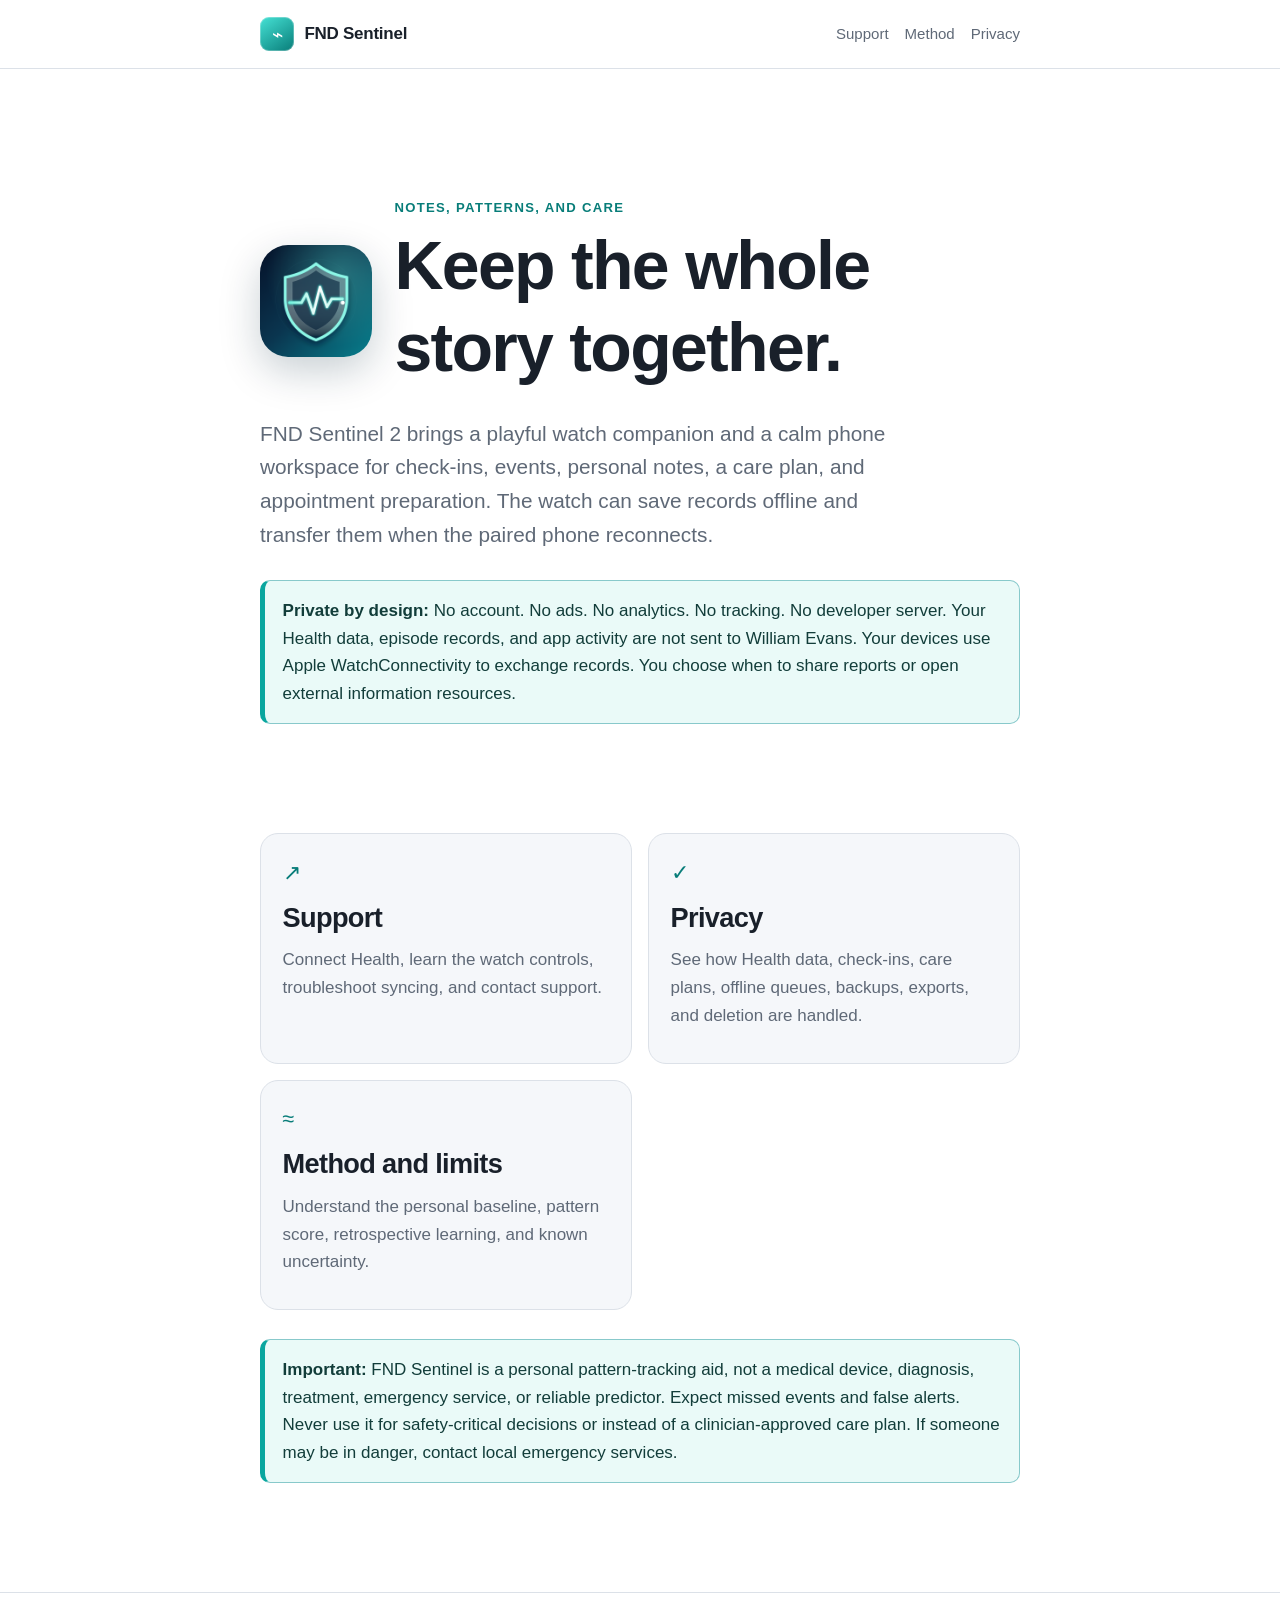
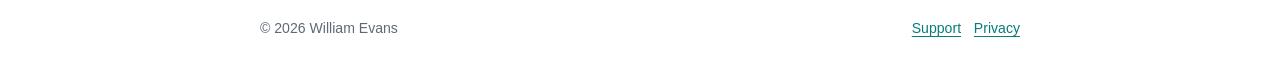
<file: index.html>
<!doctype html>
<html lang="en-US">
<head>
  <meta charset="utf-8">
  <meta name="viewport" content="width=device-width, initial-scale=1">
  <meta name="description" content="Official support and privacy information for FND Sentinel, a local-first Apple Watch pattern-tracking aid.">
  <meta name="theme-color" content="#06172f" media="(prefers-color-scheme: dark)">
  <meta name="theme-color" content="#ffffff" media="(prefers-color-scheme: light)">
  <title>FND Sentinel — Support and Privacy</title>
  <link rel="stylesheet" href="styles.css">
</head>
<body>
  <a class="skip-link" href="#main">Skip to content</a>
  <header class="site-header">
    <div class="header-inner">
      <a class="brand" href="index.html" aria-current="page">
        <span class="brand-mark" aria-hidden="true">⌁</span>
        <span>FND Sentinel</span>
      </a>
      <nav aria-label="Primary">
        <a href="support.html">Support</a>
        <a href="methodology.html">Method</a>
        <a href="privacy.html">Privacy</a>
      </nav>
    </div>
  </header>

  <main id="main">
    <section class="hero" aria-labelledby="hero-title">
      <div class="hero-lockup">
        <img class="app-icon" src="app-icon.png" alt="FND Sentinel shield and signal app icon">
        <div>
          <p class="eyebrow">Notes, patterns, and care</p>
          <h1 id="hero-title">Keep the whole story together.</h1>
        </div>
      </div>
      <p class="lede">FND Sentinel 2 brings a playful watch companion and a calm phone workspace for check-ins, events, personal notes, a care plan, and appointment preparation. The watch can save records offline and transfer them when the paired phone reconnects.</p>
      <div class="notice" role="note">
        <p><strong>Private by design:</strong> No account. No ads. No analytics. No tracking. No developer server. Your Health data, episode records, and app activity are not sent to William Evans. Your devices use Apple WatchConnectivity to exchange records. You choose when to share reports or open external information resources.</p>
      </div>
    </section>

    <section class="card-grid" aria-label="Resources">
      <a class="card" href="support.html">
        <span class="card-icon" aria-hidden="true">↗</span>
        <h2>Support</h2>
        <p>Connect Health, learn the watch controls, troubleshoot syncing, and contact support.</p>
      </a>
      <a class="card" href="privacy.html">
        <span class="card-icon" aria-hidden="true">✓</span>
        <h2>Privacy</h2>
        <p>See how Health data, check-ins, care plans, offline queues, backups, exports, and deletion are handled.</p>
      </a>
      <a class="card" href="methodology.html">
        <span class="card-icon" aria-hidden="true">≈</span>
        <h2>Method and limits</h2>
        <p>Understand the personal baseline, pattern score, retrospective learning, and known uncertainty.</p>
      </a>
    </section>

    <div class="notice" role="note">
      <p><strong>Important:</strong> FND Sentinel is a personal pattern-tracking aid, not a medical device, diagnosis, treatment, emergency service, or reliable predictor. Expect missed events and false alerts. Never use it for safety-critical decisions or instead of a clinician-approved care plan. If someone may be in danger, contact local emergency services.</p>
    </div>
  </main>

  <footer class="site-footer">
    <div class="footer-inner">
      <p>© 2026 William Evans</p>
      <div class="footer-links">
        <a href="support.html">Support</a>
        <a href="privacy.html">Privacy</a>
      </div>
    </div>
  </footer>
</body>
</html>
</file>
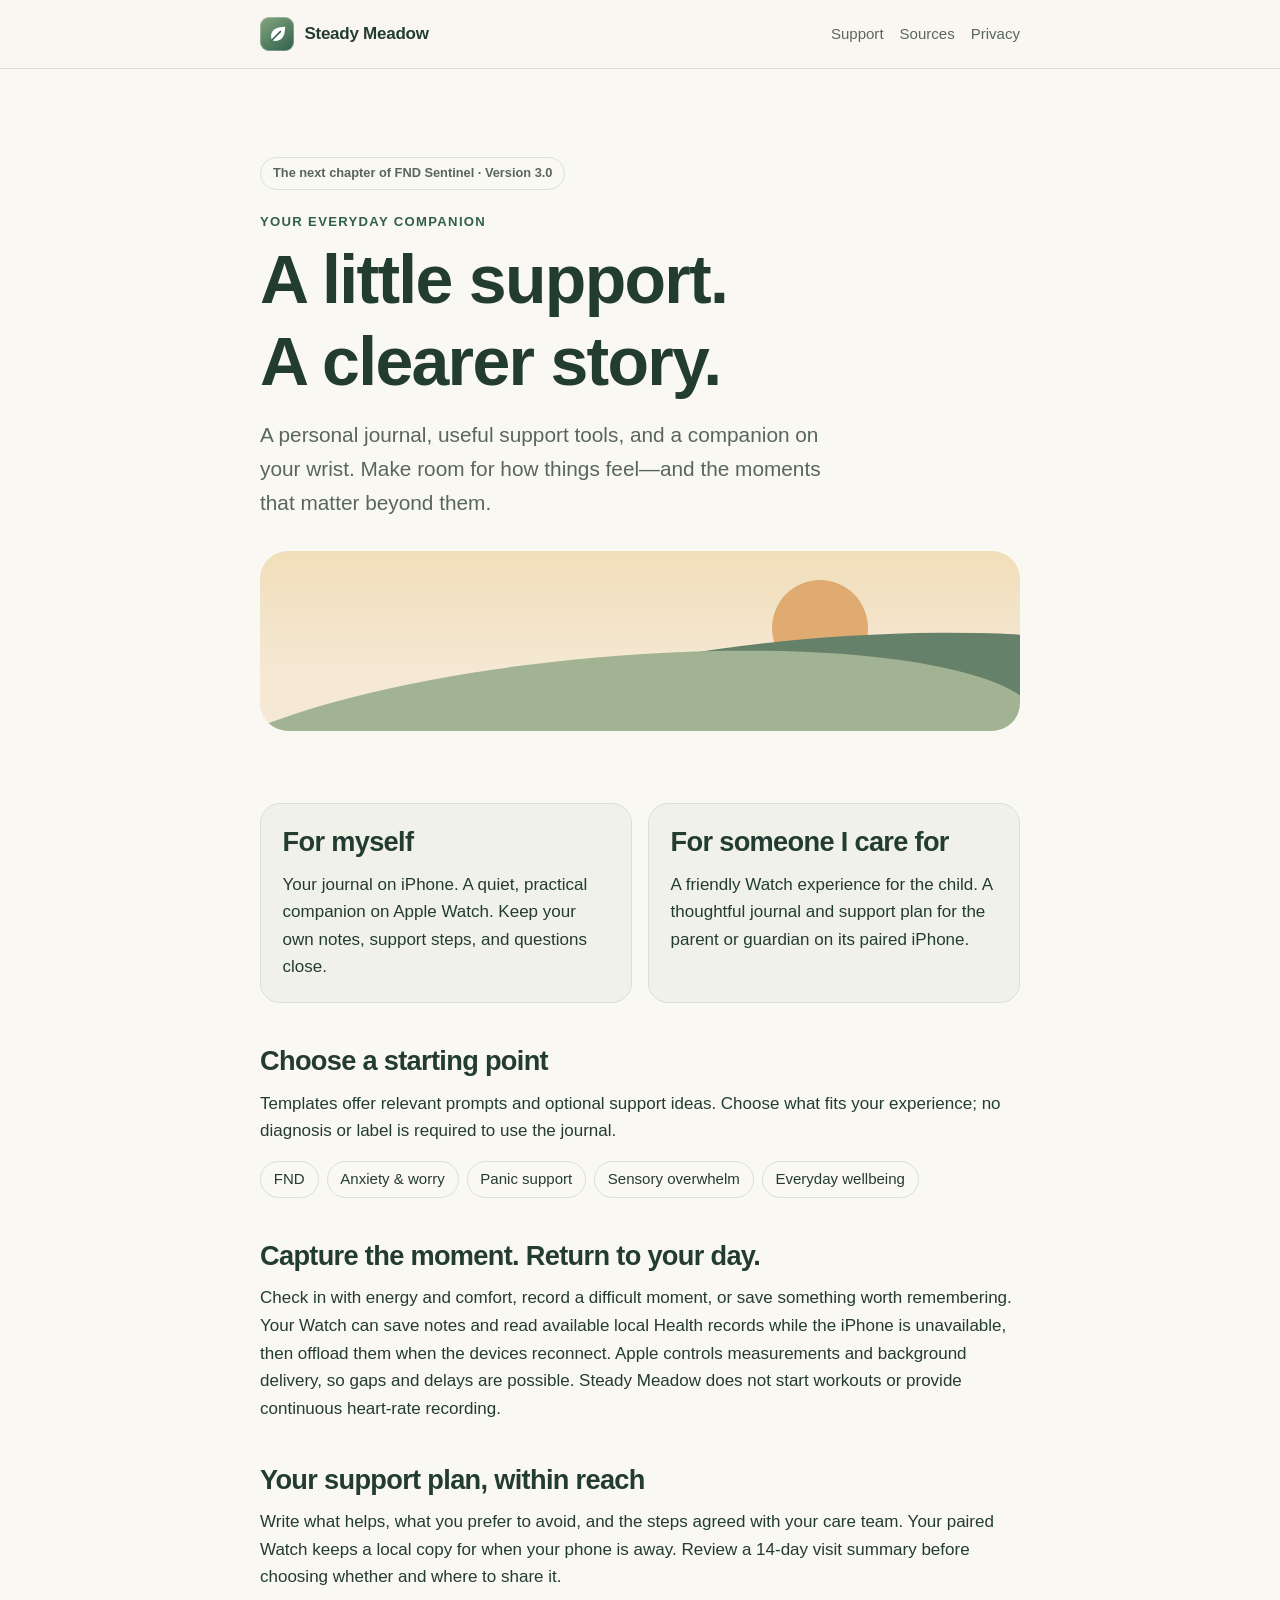
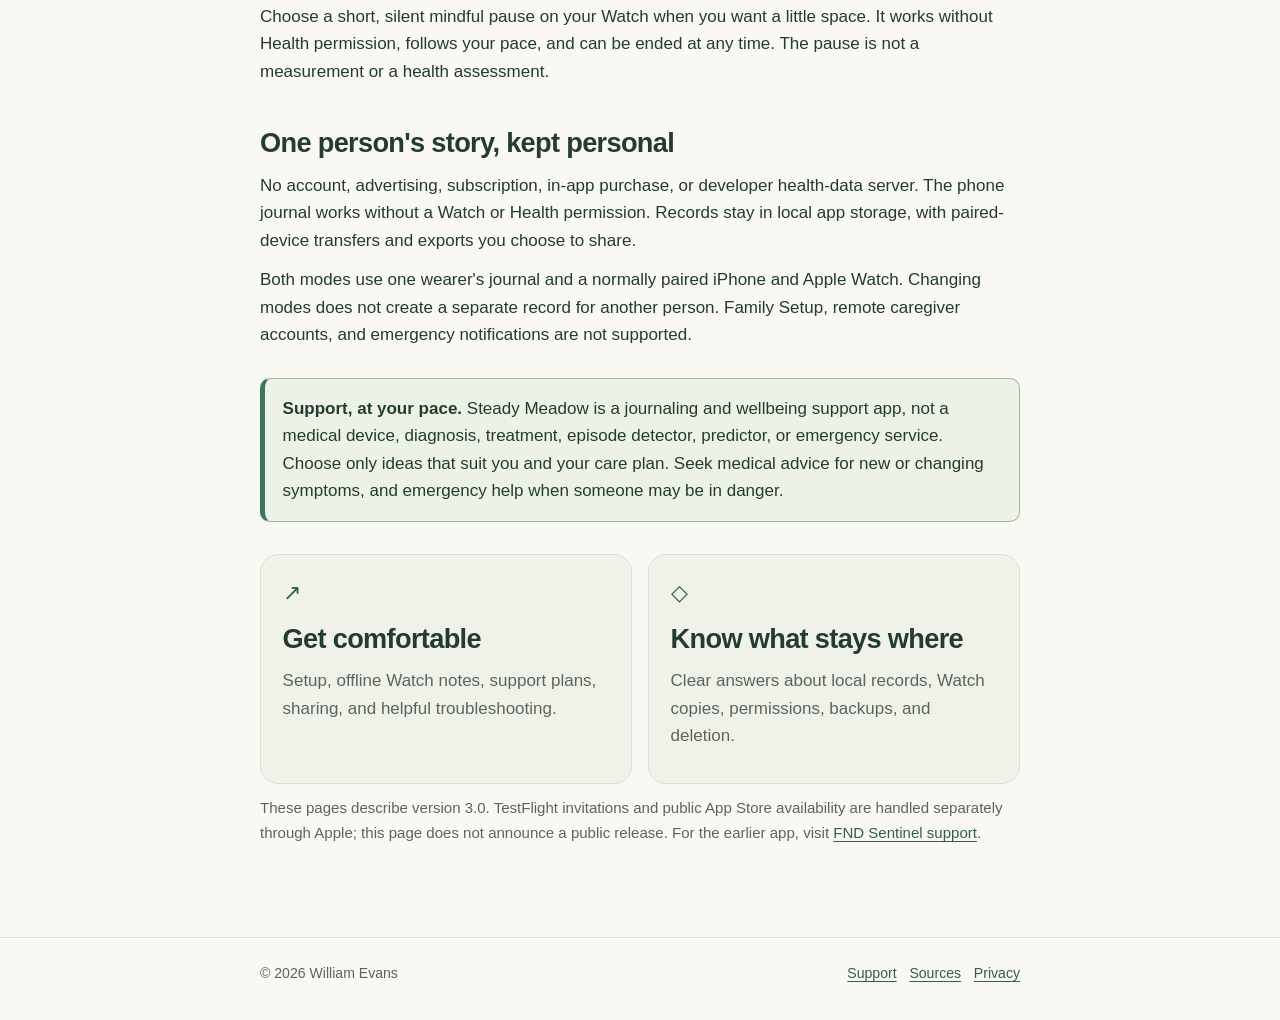
<file: meadow/index.html>
<!doctype html>
<html lang="en-US">
<head>
  <meta charset="utf-8">
  <meta name="viewport" content="width=device-width, initial-scale=1">
  <meta name="description" content="Steady Meadow brings a personal journal, support tools, and an offline-capable Apple Watch companion together for individuals and caregivers.">
  <meta name="theme-color" content="#faf8f2" media="(prefers-color-scheme: light)">
  <meta name="theme-color" content="#18241f" media="(prefers-color-scheme: dark)">
  <title>Steady Meadow — A little support. A clearer story.</title>
  <link rel="stylesheet" href="styles.css">
</head>
<body>
  <a class="skip-link" href="#main">Skip to content</a>
  <header class="site-header"><div class="header-inner">
    <a class="brand" href="index.html" aria-current="page"><span class="brand-mark" aria-hidden="true"><svg viewBox="0 0 24 24" fill="none"><path d="M6 18C3 8 10 4 20 4c0 10-4 17-14 14Z" fill="currentColor"/><path d="m6 18 9-9" stroke="#315f4b" stroke-width="1.6" stroke-linecap="round"/></svg></span><span>Steady Meadow</span></a>
    <nav aria-label="Primary"><a href="support.html">Support</a><a href="sources.html">Sources</a><a href="privacy.html">Privacy</a></nav>
  </div></header>

  <main id="main">
    <section class="hero" aria-labelledby="hero-title">
      <span class="version-tag">The next chapter of FND Sentinel · Version 3.0</span>
      <p class="eyebrow">Your everyday companion</p>
      <h1 id="hero-title">A little support.<br>A clearer story.</h1>
      <p class="lede">A personal journal, useful support tools, and a companion on your wrist. Make room for how things feel—and the moments that matter beyond them.</p>
      <div class="meadow-scene" aria-hidden="true"></div>
    </section>

    <div class="mode-grid">
      <section class="mode-panel" aria-labelledby="solo-title"><h2 id="solo-title">For myself</h2><p>Your journal on iPhone. A quiet, practical companion on Apple Watch. Keep your own notes, support steps, and questions close.</p></section>
      <section class="mode-panel" aria-labelledby="care-title"><h2 id="care-title">For someone I care for</h2><p>A friendly Watch experience for the child. A thoughtful journal and support plan for the parent or guardian on its paired iPhone.</p></section>
    </div>

    <h2>Choose a starting point</h2>
    <p>Templates offer relevant prompts and optional support ideas. Choose what fits your experience; no diagnosis or label is required to use the journal.</p>
    <ul class="template-list" aria-label="Available support templates"><li>FND</li><li>Anxiety &amp; worry</li><li>Panic support</li><li>Sensory overwhelm</li><li>Everyday wellbeing</li></ul>

    <h2>Capture the moment. Return to your day.</h2>
    <p>Check in with energy and comfort, record a difficult moment, or save something worth remembering. Your Watch can save notes and read available local Health records while the iPhone is unavailable, then offload them when the devices reconnect. Apple controls measurements and background delivery, so gaps and delays are possible. Steady Meadow does not start workouts or provide continuous heart-rate recording.</p>

    <h2>Your support plan, within reach</h2>
    <p>Write what helps, what you prefer to avoid, and the steps agreed with your care team. Your paired Watch keeps a local copy for when your phone is away. Review a 14-day visit summary before choosing whether and where to share it.</p>
    <p>Choose a short, silent mindful pause on your Watch when you want a little space. It works without Health permission, follows your pace, and can be ended at any time. The pause is not a measurement or a health assessment.</p>

    <h2>One person's story, kept personal</h2>
    <p>No account, advertising, subscription, in-app purchase, or developer health-data server. The phone journal works without a Watch or Health permission. Records stay in local app storage, with paired-device transfers and exports you choose to share.</p>
    <p>Both modes use one wearer's journal and a normally paired iPhone and Apple Watch. Changing modes does not create a separate record for another person. Family Setup, remote caregiver accounts, and emergency notifications are not supported.</p>

    <div class="notice" role="note"><p><strong>Support, at your pace.</strong> Steady Meadow is a journaling and wellbeing support app, not a medical device, diagnosis, treatment, episode detector, predictor, or emergency service. Choose only ideas that suit you and your care plan. Seek medical advice for new or changing symptoms, and emergency help when someone may be in danger.</p></div>

    <div class="card-grid">
      <a class="card" href="support.html"><span class="card-icon" aria-hidden="true">↗</span><h2>Get comfortable</h2><p>Setup, offline Watch notes, support plans, sharing, and helpful troubleshooting.</p></a>
      <a class="card" href="privacy.html"><span class="card-icon" aria-hidden="true">◇</span><h2>Know what stays where</h2><p>Clear answers about local records, Watch copies, permissions, backups, and deletion.</p></a>
    </div>
    <p class="meta">These pages describe version 3.0. TestFlight invitations and public App Store availability are handled separately through Apple; this page does not announce a public release. For the earlier app, visit <a href="../index.html">FND Sentinel support</a>.</p>
  </main>

  <footer class="site-footer"><div class="footer-inner"><p>© 2026 William Evans</p><div class="footer-links"><a href="support.html">Support</a><a href="sources.html">Sources</a><a href="privacy.html">Privacy</a></div></div></footer>
</body>
</html>
</file>
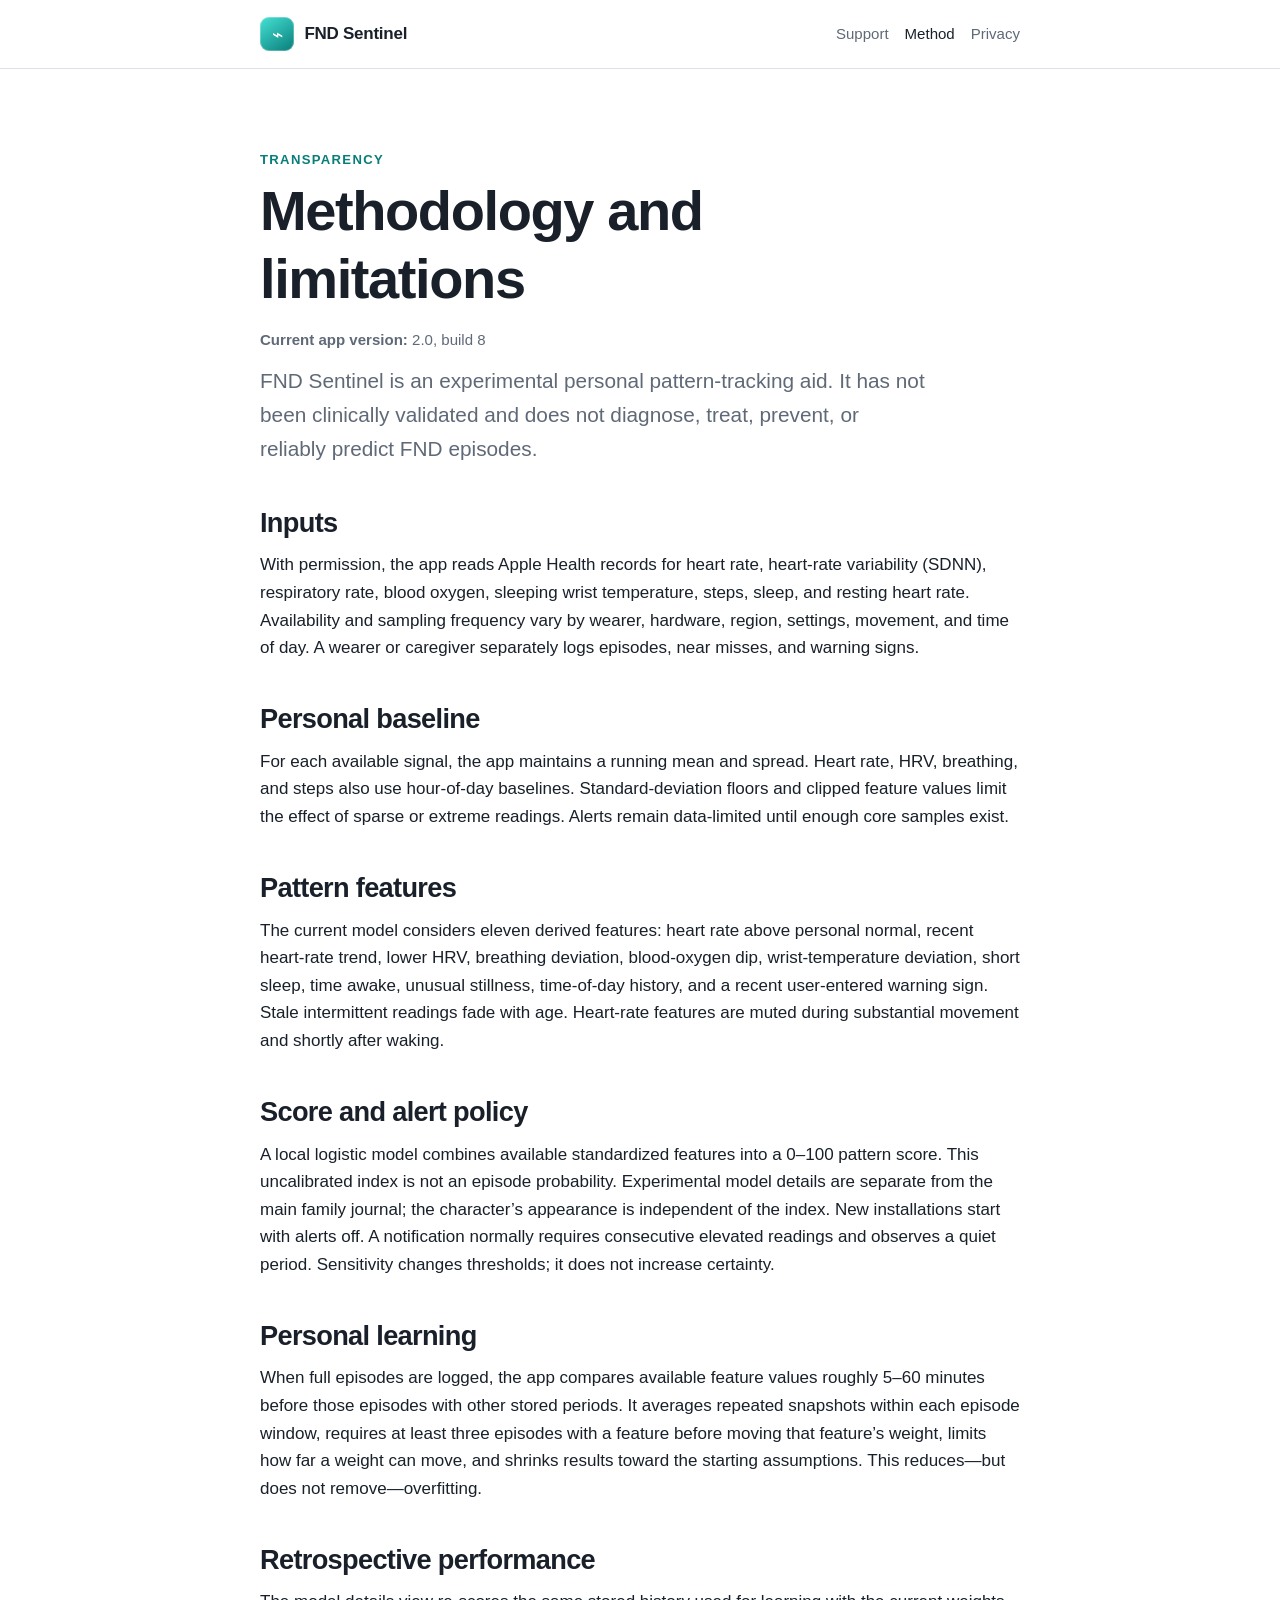
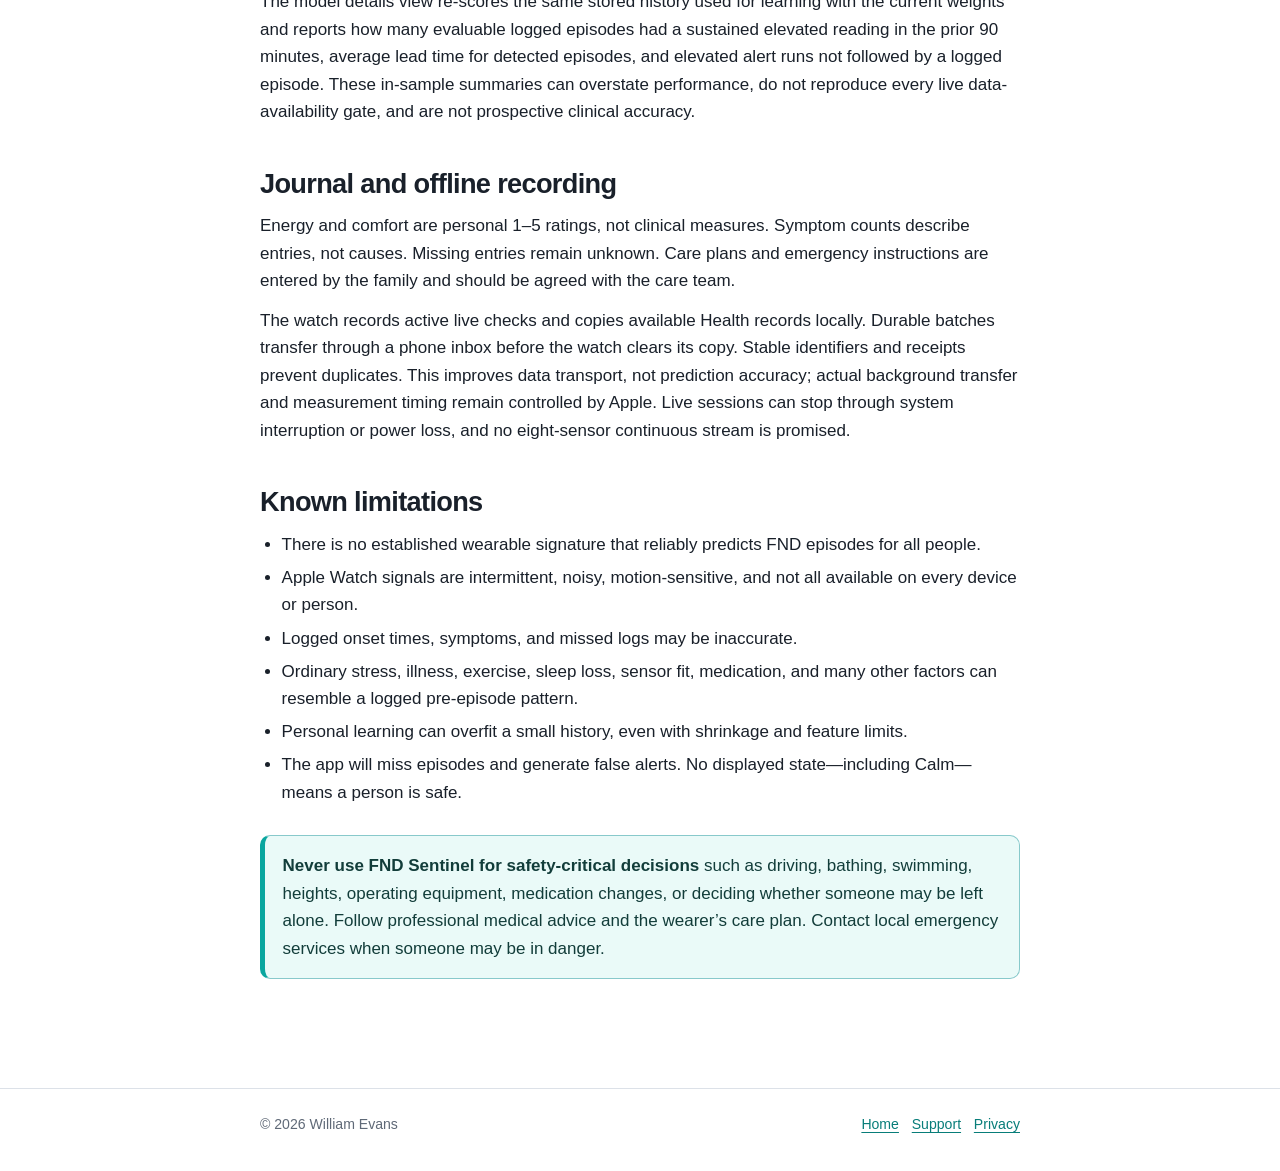
<file: methodology.html>
<!doctype html>
<html lang="en-US">
<head>
  <meta charset="utf-8">
  <meta name="viewport" content="width=device-width, initial-scale=1">
  <meta name="description" content="FND Sentinel methodology and limitations for personal baseline, signal features, episode logging, learning, and alerts.">
  <meta name="theme-color" content="#06172f" media="(prefers-color-scheme: dark)">
  <meta name="theme-color" content="#ffffff" media="(prefers-color-scheme: light)">
  <title>Methodology and Limitations — FND Sentinel</title>
  <link rel="stylesheet" href="styles.css">
</head>
<body>
  <a class="skip-link" href="#main">Skip to content</a>
  <header class="site-header">
    <div class="header-inner">
      <a class="brand" href="index.html"><span class="brand-mark" aria-hidden="true">⌁</span><span>FND Sentinel</span></a>
      <nav aria-label="Primary"><a href="support.html">Support</a><a href="methodology.html" aria-current="page">Method</a><a href="privacy.html">Privacy</a></nav>
    </div>
  </header>

  <main id="main">
    <p class="eyebrow">Transparency</p>
    <h1 class="page-title">Methodology and limitations</h1>
    <p class="meta"><strong>Current app version:</strong> 2.0, build 8</p>
    <p class="lede">FND Sentinel is an experimental personal pattern-tracking aid. It has not been clinically validated and does not diagnose, treat, prevent, or reliably predict FND episodes.</p>

    <h2>Inputs</h2>
    <p>With permission, the app reads Apple Health records for heart rate, heart-rate variability (SDNN), respiratory rate, blood oxygen, sleeping wrist temperature, steps, sleep, and resting heart rate. Availability and sampling frequency vary by wearer, hardware, region, settings, movement, and time of day. A wearer or caregiver separately logs episodes, near misses, and warning signs.</p>

    <h2>Personal baseline</h2>
    <p>For each available signal, the app maintains a running mean and spread. Heart rate, HRV, breathing, and steps also use hour-of-day baselines. Standard-deviation floors and clipped feature values limit the effect of sparse or extreme readings. Alerts remain data-limited until enough core samples exist.</p>

    <h2>Pattern features</h2>
    <p>The current model considers eleven derived features: heart rate above personal normal, recent heart-rate trend, lower HRV, breathing deviation, blood-oxygen dip, wrist-temperature deviation, short sleep, time awake, unusual stillness, time-of-day history, and a recent user-entered warning sign. Stale intermittent readings fade with age. Heart-rate features are muted during substantial movement and shortly after waking.</p>

    <h2>Score and alert policy</h2>
    <p>A local logistic model combines available standardized features into a 0–100 pattern score. This uncalibrated index is not an episode probability. Experimental model details are separate from the main family journal; the character’s appearance is independent of the index. New installations start with alerts off. A notification normally requires consecutive elevated readings and observes a quiet period. Sensitivity changes thresholds; it does not increase certainty.</p>

    <h2>Personal learning</h2>
    <p>When full episodes are logged, the app compares available feature values roughly 5–60 minutes before those episodes with other stored periods. It averages repeated snapshots within each episode window, requires at least three episodes with a feature before moving that feature’s weight, limits how far a weight can move, and shrinks results toward the starting assumptions. This reduces—but does not remove—overfitting.</p>

    <h2>Retrospective performance</h2>
    <p>The model details view re-scores the same stored history used for learning with the current weights and reports how many evaluable logged episodes had a sustained elevated reading in the prior 90 minutes, average lead time for detected episodes, and elevated alert runs not followed by a logged episode. These in-sample summaries can overstate performance, do not reproduce every live data-availability gate, and are not prospective clinical accuracy.</p>

    <h2>Journal and offline recording</h2>
    <p>Energy and comfort are personal 1–5 ratings, not clinical measures. Symptom counts describe entries, not causes. Missing entries remain unknown. Care plans and emergency instructions are entered by the family and should be agreed with the care team.</p>
    <p>The watch records active live checks and copies available Health records locally. Durable batches transfer through a phone inbox before the watch clears its copy. Stable identifiers and receipts prevent duplicates. This improves data transport, not prediction accuracy; actual background transfer and measurement timing remain controlled by Apple. Live sessions can stop through system interruption or power loss, and no eight-sensor continuous stream is promised.</p>
    <h2>Known limitations</h2>
    <ul>
      <li>There is no established wearable signature that reliably predicts FND episodes for all people.</li>
      <li>Apple Watch signals are intermittent, noisy, motion-sensitive, and not all available on every device or person.</li>
      <li>Logged onset times, symptoms, and missed logs may be inaccurate.</li>
      <li>Ordinary stress, illness, exercise, sleep loss, sensor fit, medication, and many other factors can resemble a logged pre-episode pattern.</li>
      <li>Personal learning can overfit a small history, even with shrinkage and feature limits.</li>
      <li>The app will miss episodes and generate false alerts. No displayed state—including Calm—means a person is safe.</li>
    </ul>

    <div class="notice" role="note">
      <p><strong>Never use FND Sentinel for safety-critical decisions</strong> such as driving, bathing, swimming, heights, operating equipment, medication changes, or deciding whether someone may be left alone. Follow professional medical advice and the wearer’s care plan. Contact local emergency services when someone may be in danger.</p>
    </div>
  </main>

  <footer class="site-footer"><div class="footer-inner"><p>© 2026 William Evans</p><div class="footer-links"><a href="index.html">Home</a><a href="support.html">Support</a><a href="privacy.html">Privacy</a></div></div></footer>
</body>
</html>
</file>
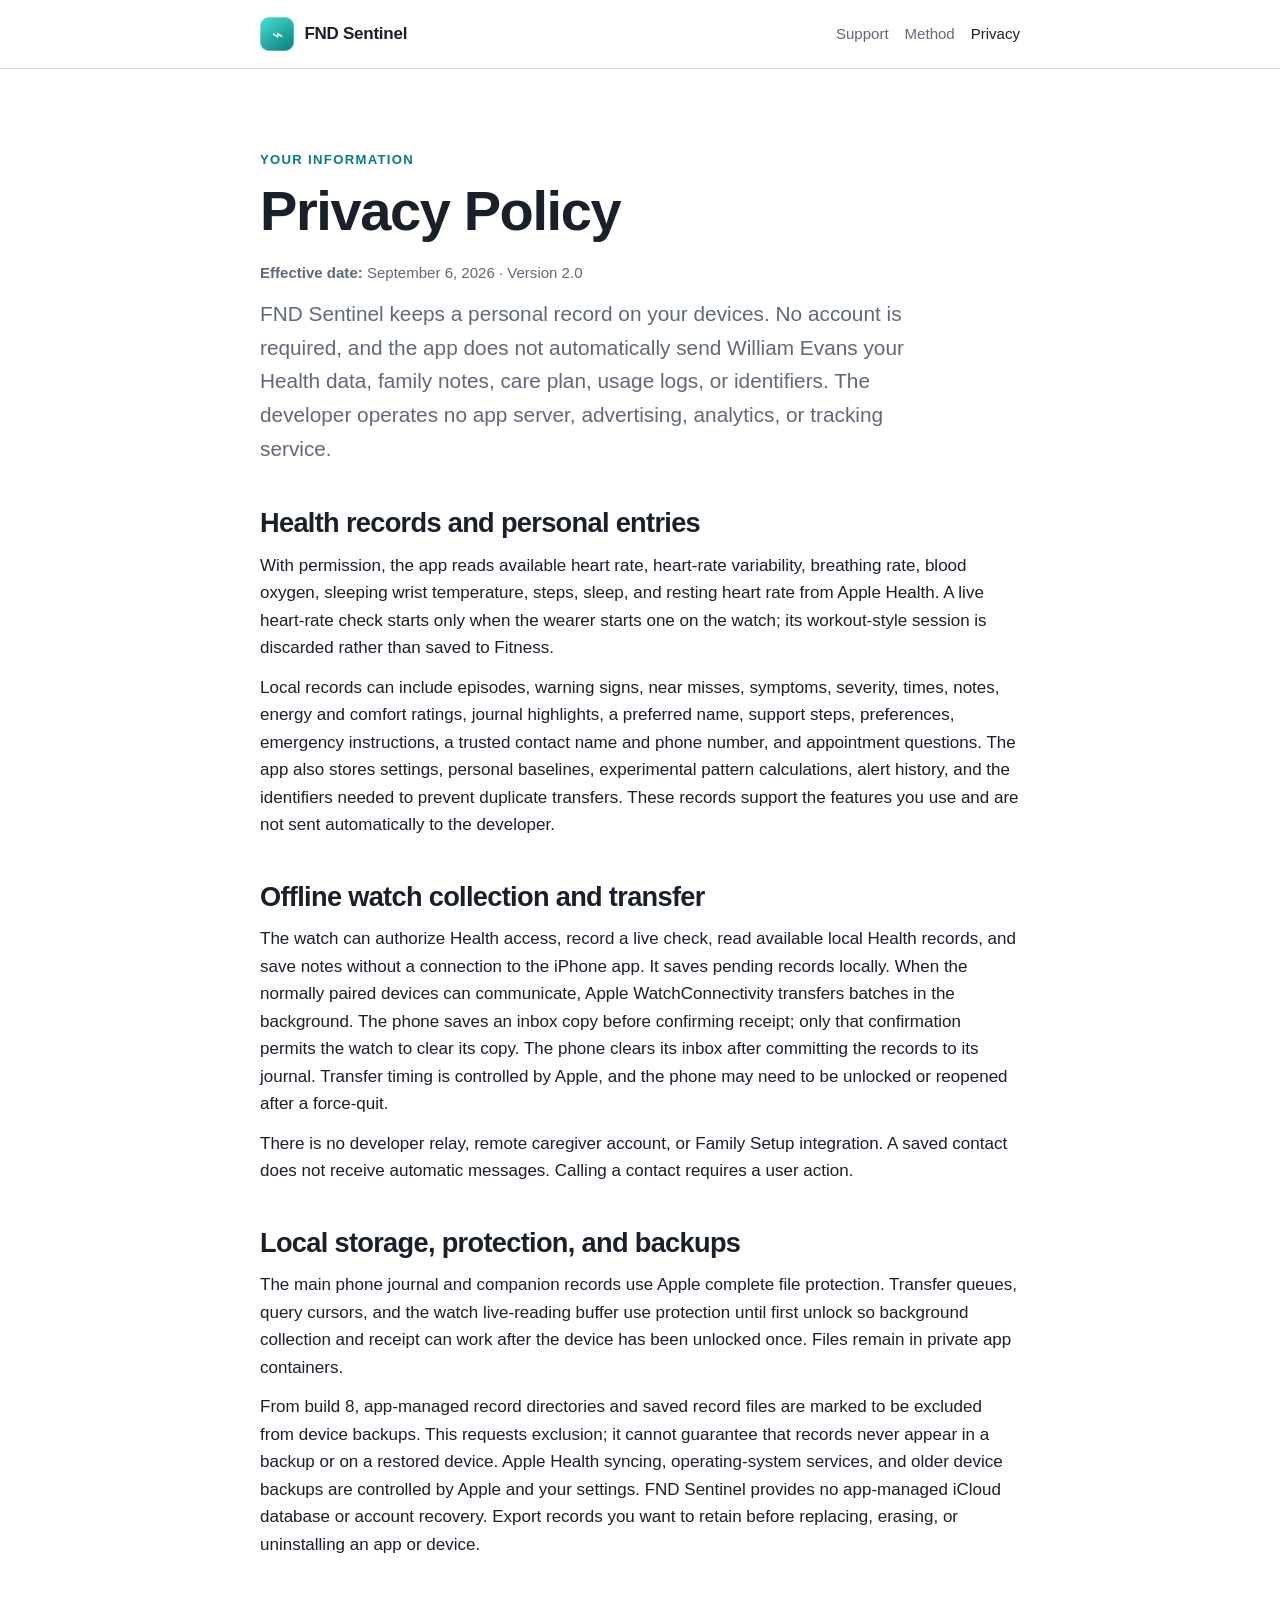
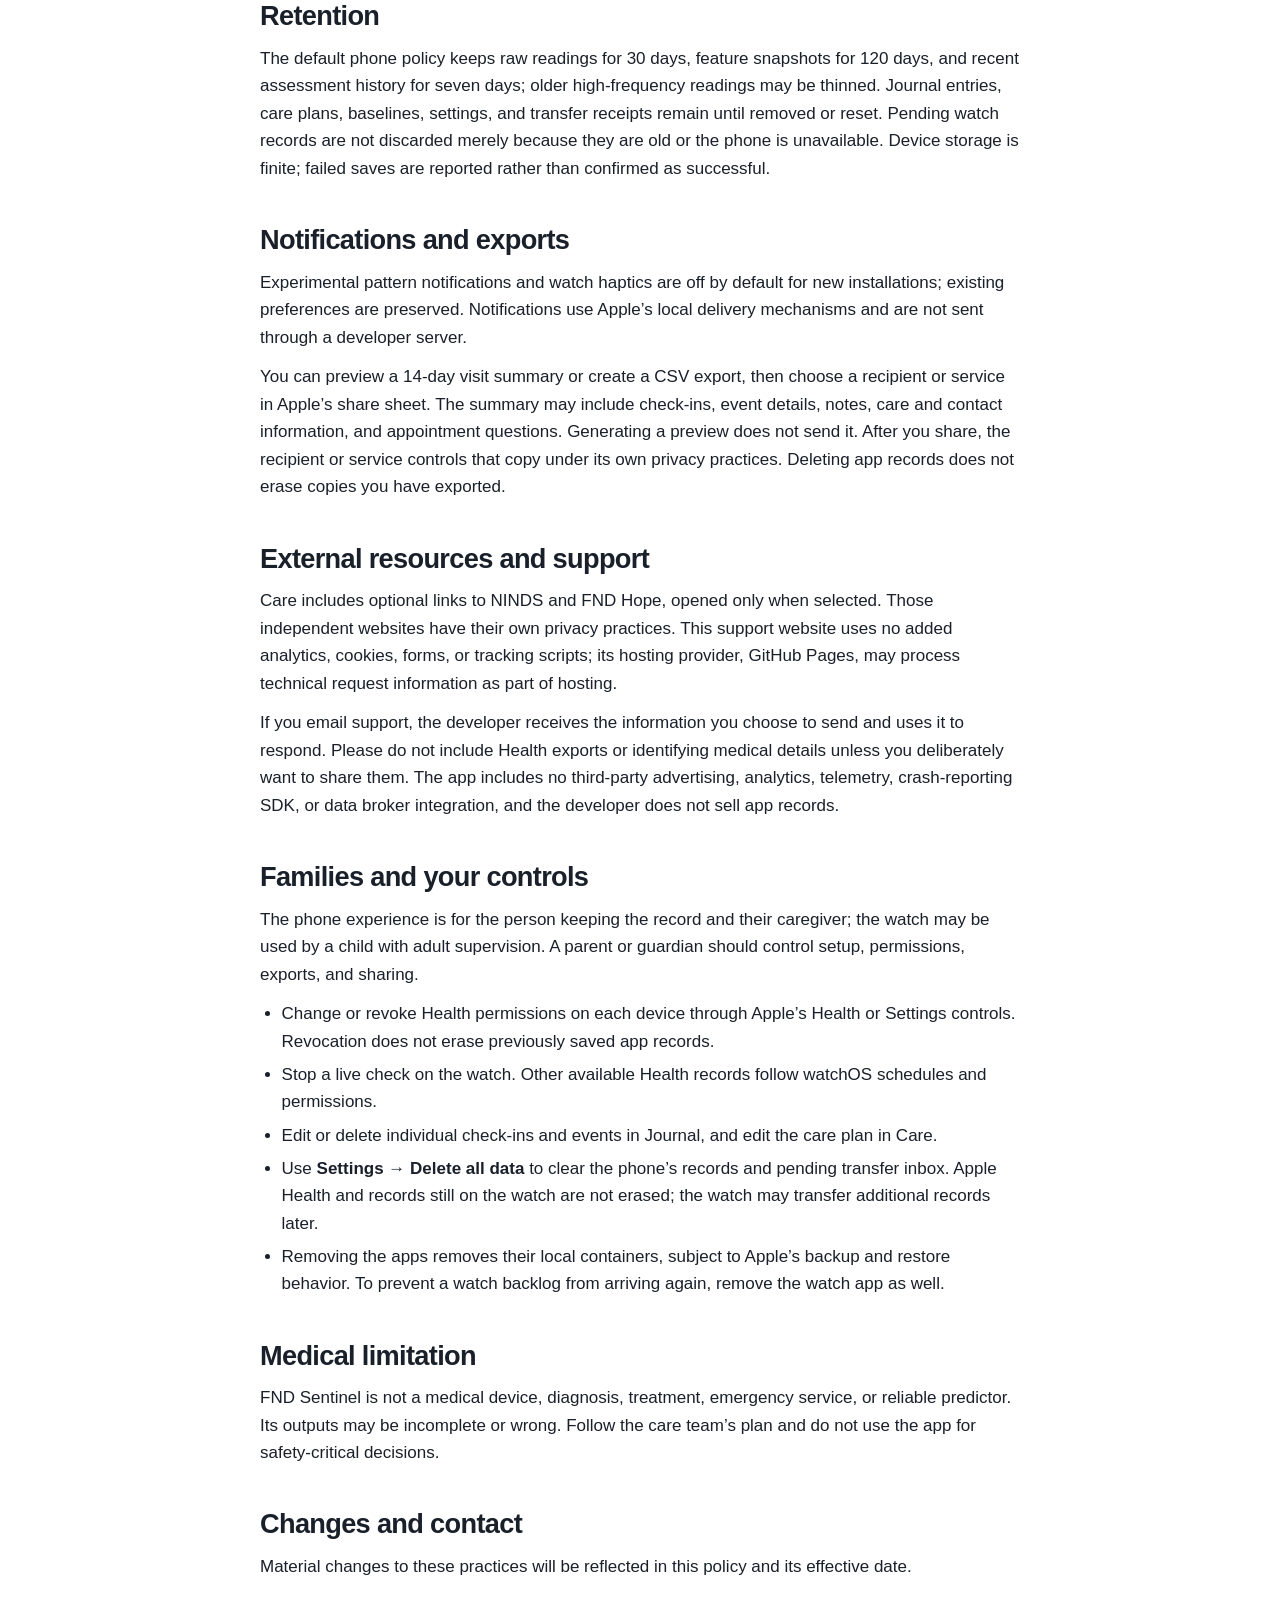
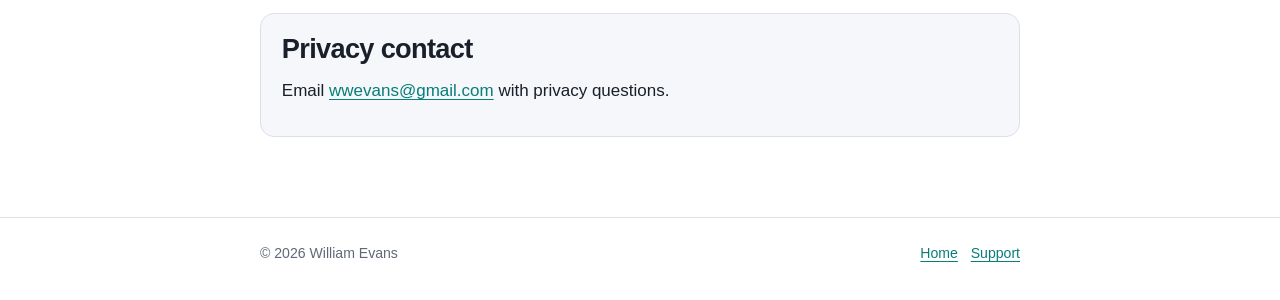
<file: privacy.html>
<!doctype html>
<html lang="en-US">
<head>
  <meta charset="utf-8">
  <meta name="viewport" content="width=device-width, initial-scale=1">
  <meta name="description" content="FND Sentinel privacy policy covering Health data, Apple Watch signals, episode logs, local processing, exports, and deletion.">
  <meta name="theme-color" content="#06172f" media="(prefers-color-scheme: dark)">
  <meta name="theme-color" content="#ffffff" media="(prefers-color-scheme: light)">
  <title>Privacy Policy — FND Sentinel</title>
  <link rel="stylesheet" href="styles.css">
</head>
<body>
  <a class="skip-link" href="#main">Skip to content</a>
  <header class="site-header">
    <div class="header-inner">
      <a class="brand" href="index.html"><span class="brand-mark" aria-hidden="true">⌁</span><span>FND Sentinel</span></a>
      <nav aria-label="Primary">
        <a href="support.html">Support</a>
        <a href="methodology.html">Method</a>
        <a href="privacy.html" aria-current="page">Privacy</a>
      </nav>
    </div>
  </header>

  <main id="main">
    <p class="eyebrow">Your information</p>
    <h1 class="page-title">Privacy Policy</h1>
    <p class="meta"><strong>Effective date:</strong> September 6, 2026 · Version 2.0</p>
    <p class="lede">FND Sentinel keeps a personal record on your devices. No account is required, and the app does not automatically send William Evans your Health data, family notes, care plan, usage logs, or identifiers. The developer operates no app server, advertising, analytics, or tracking service.</p>
    <h2>Health records and personal entries</h2>
    <p>With permission, the app reads available heart rate, heart-rate variability, breathing rate, blood oxygen, sleeping wrist temperature, steps, sleep, and resting heart rate from Apple Health. A live heart-rate check starts only when the wearer starts one on the watch; its workout-style session is discarded rather than saved to Fitness.</p>
    <p>Local records can include episodes, warning signs, near misses, symptoms, severity, times, notes, energy and comfort ratings, journal highlights, a preferred name, support steps, preferences, emergency instructions, a trusted contact name and phone number, and appointment questions. The app also stores settings, personal baselines, experimental pattern calculations, alert history, and the identifiers needed to prevent duplicate transfers. These records support the features you use and are not sent automatically to the developer.</p>
    <h2>Offline watch collection and transfer</h2>
    <p>The watch can authorize Health access, record a live check, read available local Health records, and save notes without a connection to the iPhone app. It saves pending records locally. When the normally paired devices can communicate, Apple WatchConnectivity transfers batches in the background. The phone saves an inbox copy before confirming receipt; only that confirmation permits the watch to clear its copy. The phone clears its inbox after committing the records to its journal. Transfer timing is controlled by Apple, and the phone may need to be unlocked or reopened after a force-quit.</p>
    <p>There is no developer relay, remote caregiver account, or Family Setup integration. A saved contact does not receive automatic messages. Calling a contact requires a user action.</p>
    <h2>Local storage, protection, and backups</h2>
    <p>The main phone journal and companion records use Apple complete file protection. Transfer queues, query cursors, and the watch live-reading buffer use protection until first unlock so background collection and receipt can work after the device has been unlocked once. Files remain in private app containers.</p>
    <p>From build 8, app-managed record directories and saved record files are marked to be excluded from device backups. This requests exclusion; it cannot guarantee that records never appear in a backup or on a restored device. Apple Health syncing, operating-system services, and older device backups are controlled by Apple and your settings. FND Sentinel provides no app-managed iCloud database or account recovery. Export records you want to retain before replacing, erasing, or uninstalling an app or device.</p>
    <h2>Retention</h2>
    <p>The default phone policy keeps raw readings for 30 days, feature snapshots for 120 days, and recent assessment history for seven days; older high-frequency readings may be thinned. Journal entries, care plans, baselines, settings, and transfer receipts remain until removed or reset. Pending watch records are not discarded merely because they are old or the phone is unavailable. Device storage is finite; failed saves are reported rather than confirmed as successful.</p>
    <h2>Notifications and exports</h2>
    <p>Experimental pattern notifications and watch haptics are off by default for new installations; existing preferences are preserved. Notifications use Apple’s local delivery mechanisms and are not sent through a developer server.</p>
    <p>You can preview a 14-day visit summary or create a CSV export, then choose a recipient or service in Apple’s share sheet. The summary may include check-ins, event details, notes, care and contact information, and appointment questions. Generating a preview does not send it. After you share, the recipient or service controls that copy under its own privacy practices. Deleting app records does not erase copies you have exported.</p>
    <h2>External resources and support</h2>
    <p>Care includes optional links to NINDS and FND Hope, opened only when selected. Those independent websites have their own privacy practices. This support website uses no added analytics, cookies, forms, or tracking scripts; its hosting provider, GitHub Pages, may process technical request information as part of hosting.</p>
    <p>If you email support, the developer receives the information you choose to send and uses it to respond. Please do not include Health exports or identifying medical details unless you deliberately want to share them. The app includes no third-party advertising, analytics, telemetry, crash-reporting SDK, or data broker integration, and the developer does not sell app records.</p>
    <h2>Families and your controls</h2>
    <p>The phone experience is for the person keeping the record and their caregiver; the watch may be used by a child with adult supervision. A parent or guardian should control setup, permissions, exports, and sharing.</p>
    <ul>
      <li>Change or revoke Health permissions on each device through Apple’s Health or Settings controls. Revocation does not erase previously saved app records.</li>
      <li>Stop a live check on the watch. Other available Health records follow watchOS schedules and permissions.</li>
      <li>Edit or delete individual check-ins and events in Journal, and edit the care plan in Care.</li>
      <li>Use <strong>Settings → Delete all data</strong> to clear the phone’s records and pending transfer inbox. Apple Health and records still on the watch are not erased; the watch may transfer additional records later.</li>
      <li>Removing the apps removes their local containers, subject to Apple’s backup and restore behavior. To prevent a watch backlog from arriving again, remove the watch app as well.</li>
    </ul>
    <h2>Medical limitation</h2>
    <p>FND Sentinel is not a medical device, diagnosis, treatment, emergency service, or reliable predictor. Its outputs may be incomplete or wrong. Follow the care team’s plan and do not use the app for safety-critical decisions.</p>
    <h2>Changes and contact</h2>
    <p>Material changes to these practices will be reflected in this policy and its effective date.</p>
    <section class="contact-box" aria-labelledby="contact-title"><h2 id="contact-title">Privacy contact</h2><p>Email <a href="mailto:wwevans@gmail.com?subject=FND%20Sentinel%20privacy">wwevans@gmail.com</a> with privacy questions.</p></section>
  </main>

  <footer class="site-footer"><div class="footer-inner"><p>© 2026 William Evans</p><div class="footer-links"><a href="index.html">Home</a><a href="support.html">Support</a></div></div></footer>
</body>
</html>
</file>
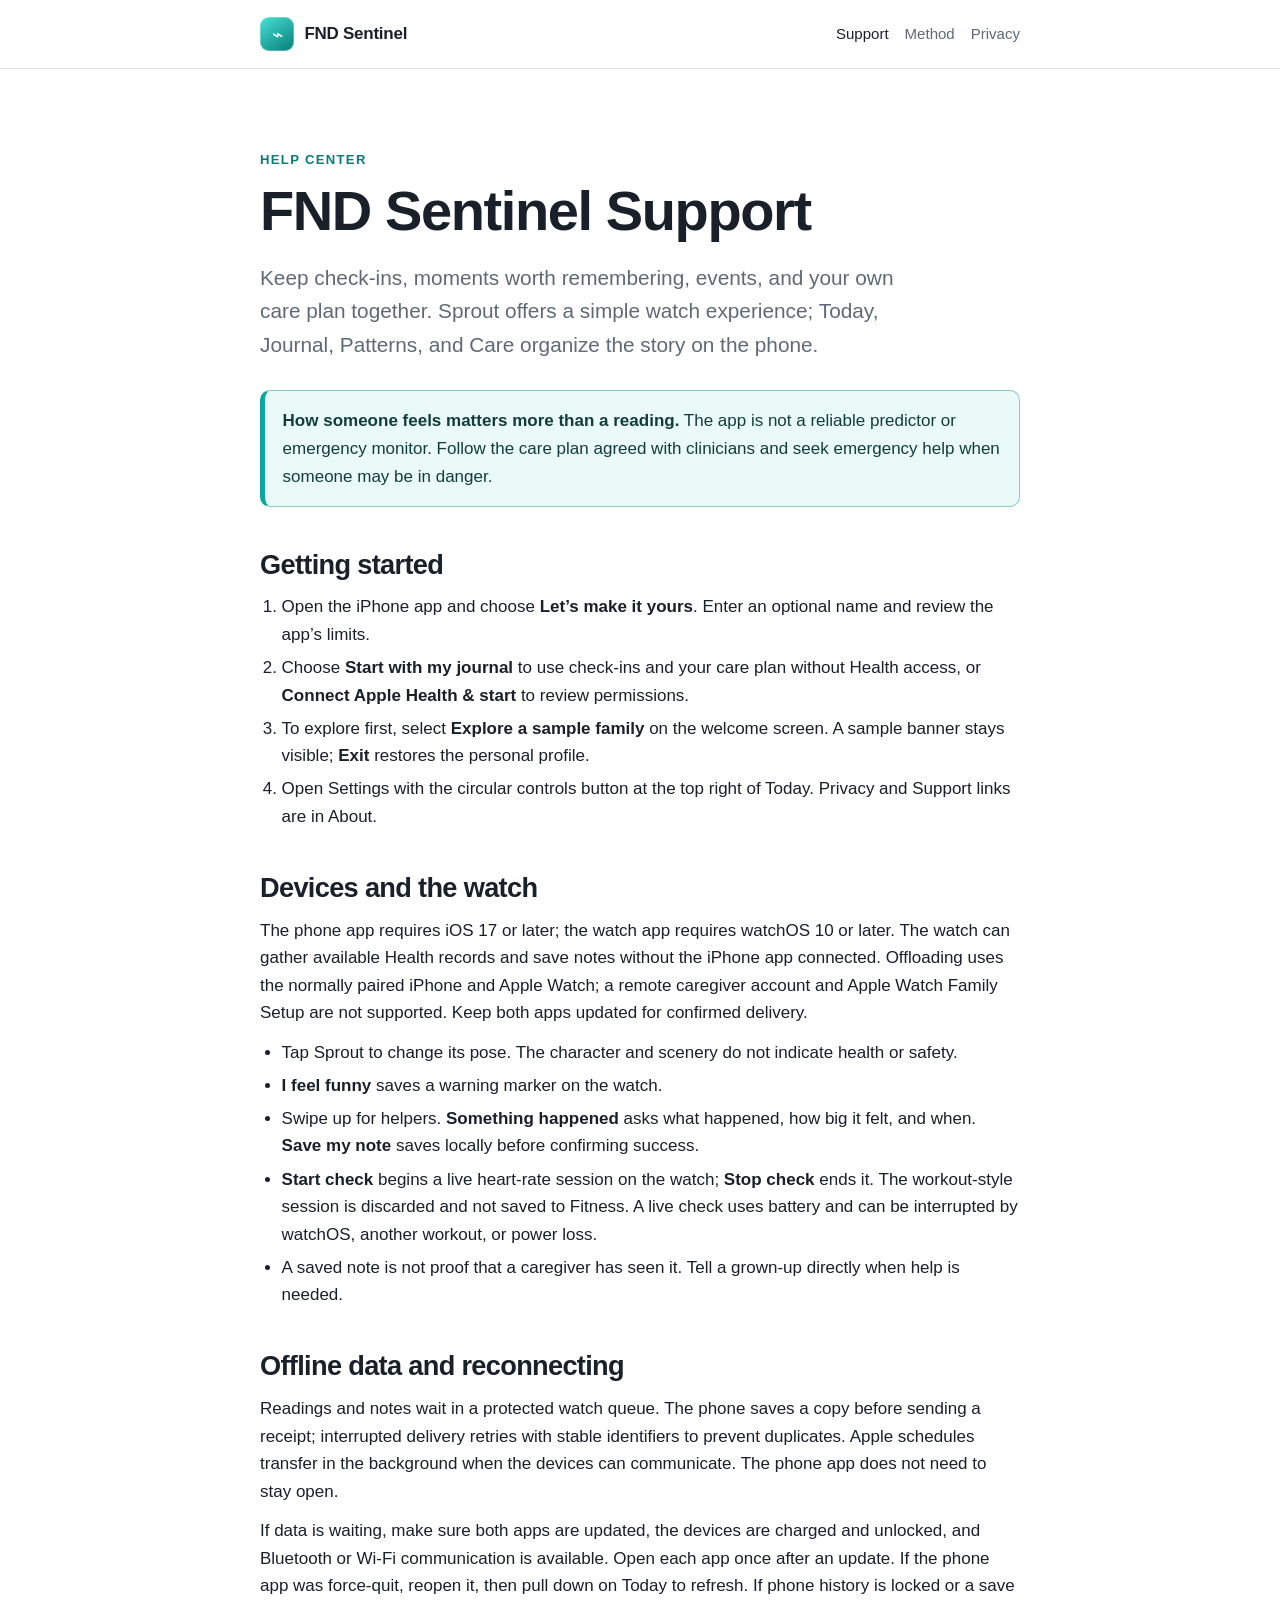
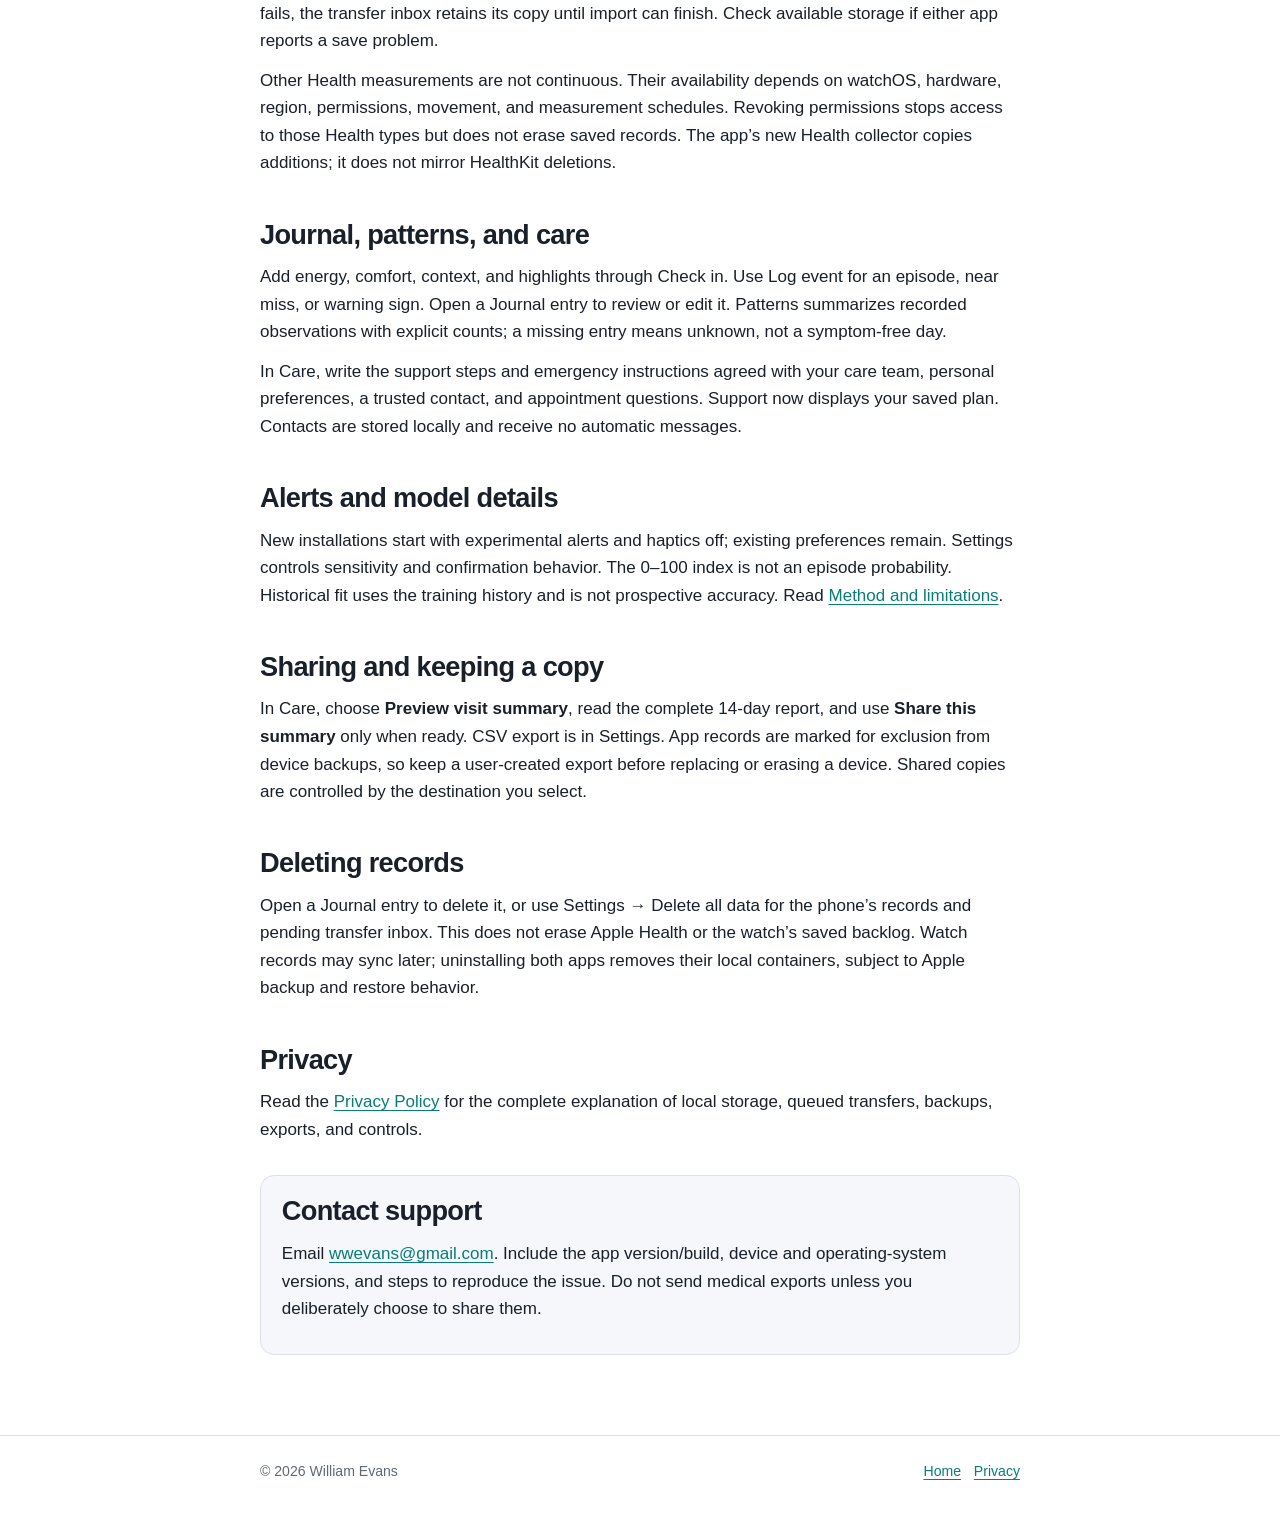
<file: support.html>
<!doctype html>
<html lang="en-US">
<head>
  <meta charset="utf-8">
  <meta name="viewport" content="width=device-width, initial-scale=1">
  <meta name="description" content="Official FND Sentinel support for Apple Health connection, Apple Watch checks, episode logging, alerts, exports, and privacy.">
  <meta name="theme-color" content="#06172f" media="(prefers-color-scheme: dark)">
  <meta name="theme-color" content="#ffffff" media="(prefers-color-scheme: light)">
  <title>Support — FND Sentinel</title>
  <link rel="stylesheet" href="styles.css">
</head>
<body>
  <a class="skip-link" href="#main">Skip to content</a>
  <header class="site-header">
    <div class="header-inner">
      <a class="brand" href="index.html"><span class="brand-mark" aria-hidden="true">⌁</span><span>FND Sentinel</span></a>
      <nav aria-label="Primary"><a href="support.html" aria-current="page">Support</a><a href="methodology.html">Method</a><a href="privacy.html">Privacy</a></nav>
    </div>
  </header>

  <main id="main">
    <p class="eyebrow">Help center</p>
    <h1 class="page-title">FND Sentinel Support</h1>
    <p class="lede">Keep check-ins, moments worth remembering, events, and your own care plan together. Sprout offers a simple watch experience; Today, Journal, Patterns, and Care organize the story on the phone.</p>
    <div class="notice" role="note"><p><strong>How someone feels matters more than a reading.</strong> The app is not a reliable predictor or emergency monitor. Follow the care plan agreed with clinicians and seek emergency help when someone may be in danger.</p></div>
    <h2>Getting started</h2>
    <ol>
      <li>Open the iPhone app and choose <strong>Let’s make it yours</strong>. Enter an optional name and review the app’s limits.</li>
      <li>Choose <strong>Start with my journal</strong> to use check-ins and your care plan without Health access, or <strong>Connect Apple Health &amp; start</strong> to review permissions.</li>
      <li>To explore first, select <strong>Explore a sample family</strong> on the welcome screen. A sample banner stays visible; <strong>Exit</strong> restores the personal profile.</li>
      <li>Open Settings with the circular controls button at the top right of Today. Privacy and Support links are in About.</li>
    </ol>
    <h2>Devices and the watch</h2>
    <p>The phone app requires iOS 17 or later; the watch app requires watchOS 10 or later. The watch can gather available Health records and save notes without the iPhone app connected. Offloading uses the normally paired iPhone and Apple Watch; a remote caregiver account and Apple Watch Family Setup are not supported. Keep both apps updated for confirmed delivery.</p>
    <ul>
      <li>Tap Sprout to change its pose. The character and scenery do not indicate health or safety.</li>
      <li><strong>I feel funny</strong> saves a warning marker on the watch.</li>
      <li>Swipe up for helpers. <strong>Something happened</strong> asks what happened, how big it felt, and when. <strong>Save my note</strong> saves locally before confirming success.</li>
      <li><strong>Start check</strong> begins a live heart-rate session on the watch; <strong>Stop check</strong> ends it. The workout-style session is discarded and not saved to Fitness. A live check uses battery and can be interrupted by watchOS, another workout, or power loss.</li>
      <li>A saved note is not proof that a caregiver has seen it. Tell a grown-up directly when help is needed.</li>
    </ul>
    <h2>Offline data and reconnecting</h2>
    <p>Readings and notes wait in a protected watch queue. The phone saves a copy before sending a receipt; interrupted delivery retries with stable identifiers to prevent duplicates. Apple schedules transfer in the background when the devices can communicate. The phone app does not need to stay open.</p>
    <p>If data is waiting, make sure both apps are updated, the devices are charged and unlocked, and Bluetooth or Wi-Fi communication is available. Open each app once after an update. If the phone app was force-quit, reopen it, then pull down on Today to refresh. If phone history is locked or a save fails, the transfer inbox retains its copy until import can finish. Check available storage if either app reports a save problem.</p>
    <p>Other Health measurements are not continuous. Their availability depends on watchOS, hardware, region, permissions, movement, and measurement schedules. Revoking permissions stops access to those Health types but does not erase saved records. The app’s new Health collector copies additions; it does not mirror HealthKit deletions.</p>
    <h2>Journal, patterns, and care</h2>
    <p>Add energy, comfort, context, and highlights through Check in. Use Log event for an episode, near miss, or warning sign. Open a Journal entry to review or edit it. Patterns summarizes recorded observations with explicit counts; a missing entry means unknown, not a symptom-free day.</p>
    <p>In Care, write the support steps and emergency instructions agreed with your care team, personal preferences, a trusted contact, and appointment questions. Support now displays your saved plan. Contacts are stored locally and receive no automatic messages.</p>
    <h2>Alerts and model details</h2>
    <p>New installations start with experimental alerts and haptics off; existing preferences remain. Settings controls sensitivity and confirmation behavior. The 0–100 index is not an episode probability. Historical fit uses the training history and is not prospective accuracy. Read <a href="methodology.html">Method and limitations</a>.</p>
    <h2>Sharing and keeping a copy</h2>
    <p>In Care, choose <strong>Preview visit summary</strong>, read the complete 14-day report, and use <strong>Share this summary</strong> only when ready. CSV export is in Settings. App records are marked for exclusion from device backups, so keep a user-created export before replacing or erasing a device. Shared copies are controlled by the destination you select.</p>
    <h2>Deleting records</h2>
    <p>Open a Journal entry to delete it, or use Settings → Delete all data for the phone’s records and pending transfer inbox. This does not erase Apple Health or the watch’s saved backlog. Watch records may sync later; uninstalling both apps removes their local containers, subject to Apple backup and restore behavior.</p>
    <h2>Privacy</h2>
    <p>Read the <a href="privacy.html">Privacy Policy</a> for the complete explanation of local storage, queued transfers, backups, exports, and controls.</p>
    <section class="contact-box" aria-labelledby="contact-title"><h2 id="contact-title">Contact support</h2><p>Email <a href="mailto:wwevans@gmail.com?subject=FND%20Sentinel%20support">wwevans@gmail.com</a>. Include the app version/build, device and operating-system versions, and steps to reproduce the issue. Do not send medical exports unless you deliberately choose to share them.</p></section>
  </main>

  <footer class="site-footer"><div class="footer-inner"><p>© 2026 William Evans</p><div class="footer-links"><a href="index.html">Home</a><a href="privacy.html">Privacy</a></div></div></footer>
</body>
</html>
</file>
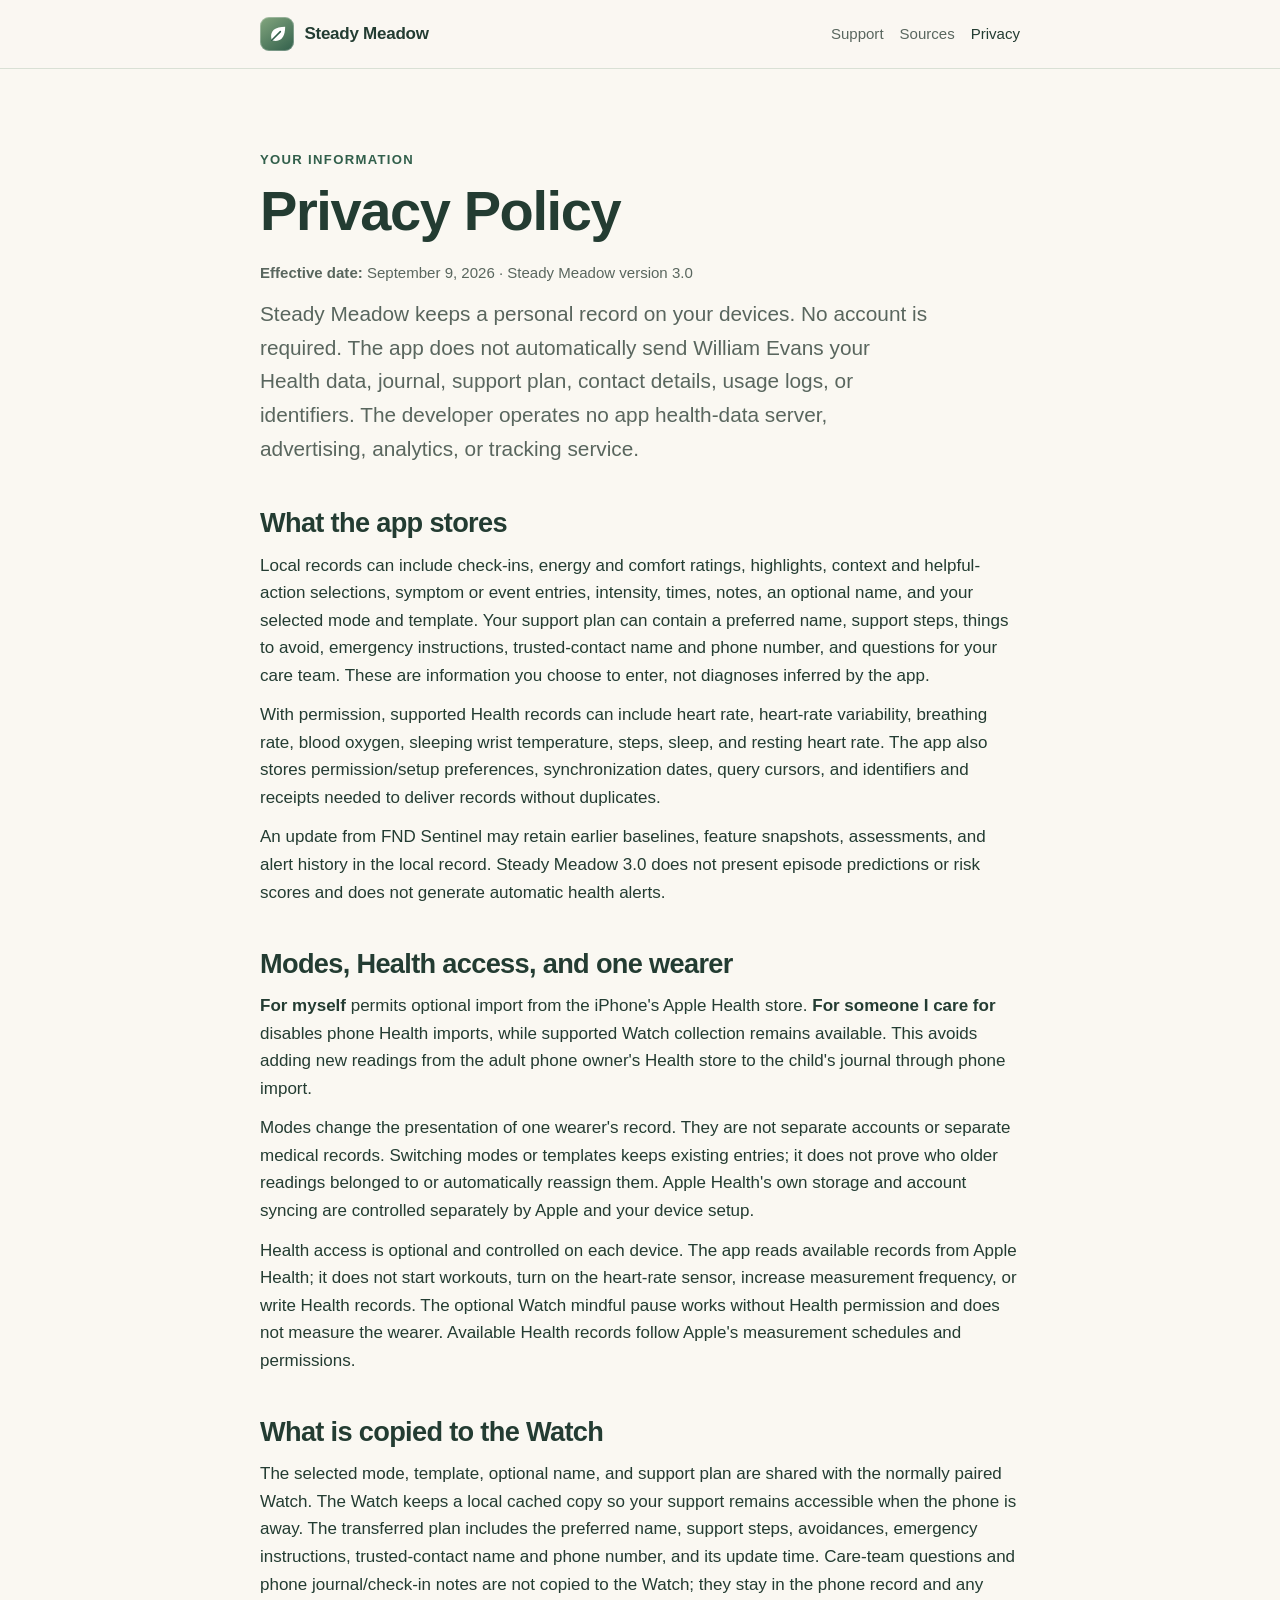
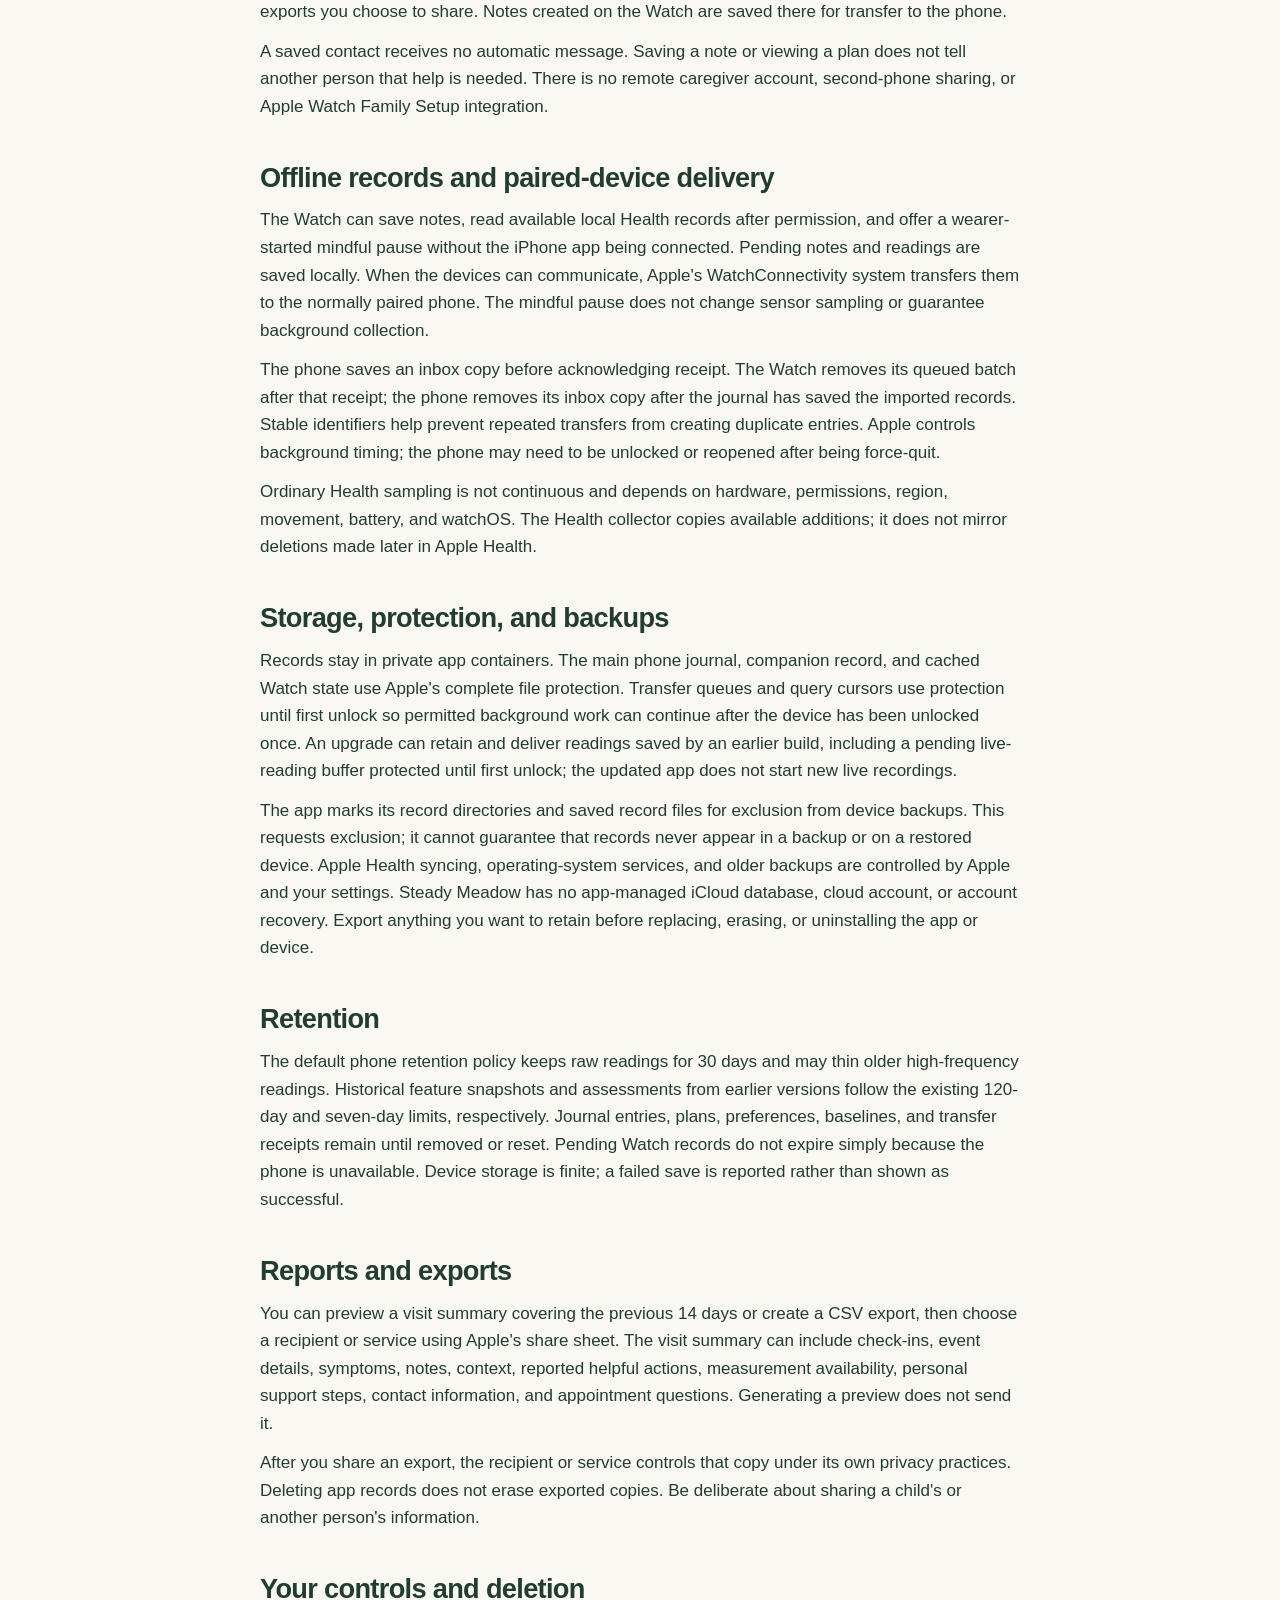
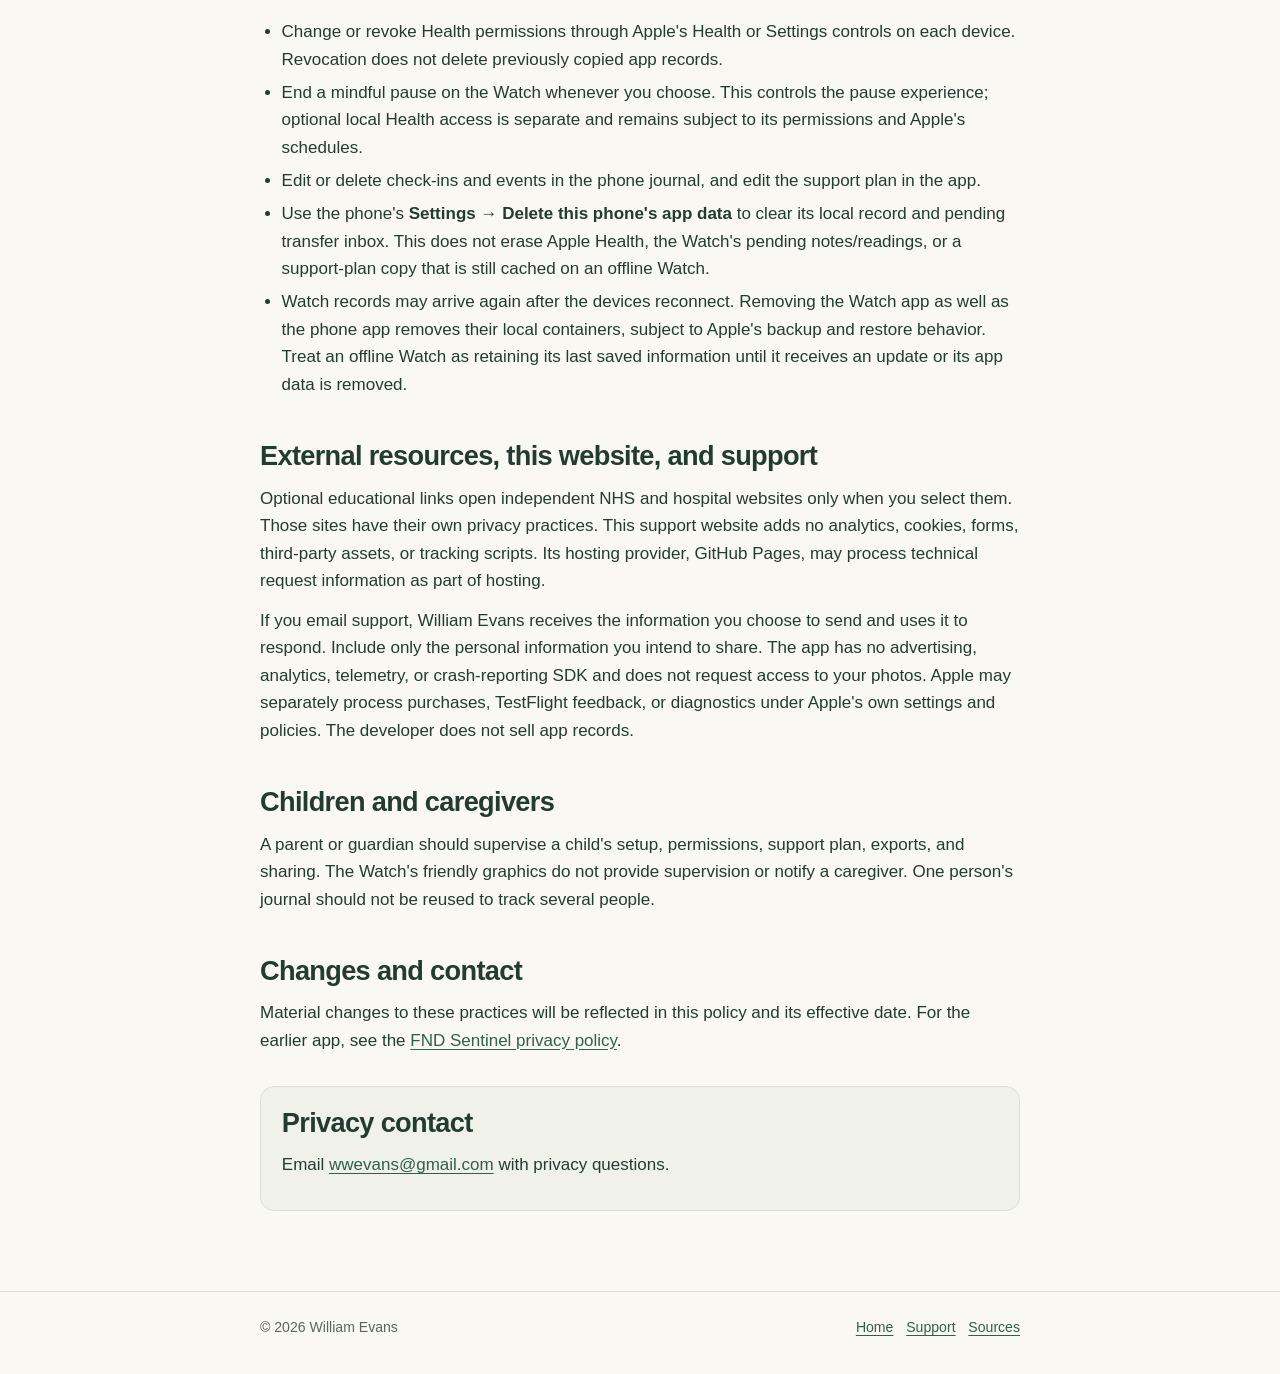
<file: meadow/privacy.html>
<!doctype html>
<html lang="en-US">
<head>
  <meta charset="utf-8">
  <meta name="viewport" content="width=device-width, initial-scale=1">
  <meta name="description" content="Steady Meadow privacy: local journal and Health records, cached Watch support plans, paired-device transfer, exports, backups, and deletion controls.">
  <meta name="theme-color" content="#faf8f2" media="(prefers-color-scheme: light)">
  <meta name="theme-color" content="#18241f" media="(prefers-color-scheme: dark)">
  <title>Privacy Policy — Steady Meadow</title>
  <link rel="stylesheet" href="styles.css">
</head>
<body>
  <a class="skip-link" href="#main">Skip to content</a>
  <header class="site-header"><div class="header-inner">
    <a class="brand" href="index.html"><span class="brand-mark" aria-hidden="true"><svg viewBox="0 0 24 24" fill="none"><path d="M6 18C3 8 10 4 20 4c0 10-4 17-14 14Z" fill="currentColor"/><path d="m6 18 9-9" stroke="#315f4b" stroke-width="1.6" stroke-linecap="round"/></svg></span><span>Steady Meadow</span></a>
    <nav aria-label="Primary"><a href="support.html">Support</a><a href="sources.html">Sources</a><a href="privacy.html" aria-current="page">Privacy</a></nav>
  </div></header>

  <main id="main">
    <p class="eyebrow">Your information</p>
    <h1 class="page-title">Privacy Policy</h1>
    <p class="meta"><strong>Effective date:</strong> September 9, 2026 · Steady Meadow version 3.0</p>
    <p class="lede">Steady Meadow keeps a personal record on your devices. No account is required. The app does not automatically send William Evans your Health data, journal, support plan, contact details, usage logs, or identifiers. The developer operates no app health-data server, advertising, analytics, or tracking service.</p>

    <h2>What the app stores</h2>
    <p>Local records can include check-ins, energy and comfort ratings, highlights, context and helpful-action selections, symptom or event entries, intensity, times, notes, an optional name, and your selected mode and template. Your support plan can contain a preferred name, support steps, things to avoid, emergency instructions, trusted-contact name and phone number, and questions for your care team. These are information you choose to enter, not diagnoses inferred by the app.</p>
    <p>With permission, supported Health records can include heart rate, heart-rate variability, breathing rate, blood oxygen, sleeping wrist temperature, steps, sleep, and resting heart rate. The app also stores permission/setup preferences, synchronization dates, query cursors, and identifiers and receipts needed to deliver records without duplicates.</p>
    <p>An update from FND Sentinel may retain earlier baselines, feature snapshots, assessments, and alert history in the local record. Steady Meadow 3.0 does not present episode predictions or risk scores and does not generate automatic health alerts.</p>

    <h2>Modes, Health access, and one wearer</h2>
    <p><strong>For myself</strong> permits optional import from the iPhone's Apple Health store. <strong>For someone I care for</strong> disables phone Health imports, while supported Watch collection remains available. This avoids adding new readings from the adult phone owner's Health store to the child's journal through phone import.</p>
    <p>Modes change the presentation of one wearer's record. They are not separate accounts or separate medical records. Switching modes or templates keeps existing entries; it does not prove who older readings belonged to or automatically reassign them. Apple Health's own storage and account syncing are controlled separately by Apple and your device setup.</p>
    <p>Health access is optional and controlled on each device. The app reads available records from Apple Health; it does not start workouts, turn on the heart-rate sensor, increase measurement frequency, or write Health records. The optional Watch mindful pause works without Health permission and does not measure the wearer. Available Health records follow Apple's measurement schedules and permissions.</p>

    <h2>What is copied to the Watch</h2>
    <p>The selected mode, template, optional name, and support plan are shared with the normally paired Watch. The Watch keeps a local cached copy so your support remains accessible when the phone is away. The transferred plan includes the preferred name, support steps, avoidances, emergency instructions, trusted-contact name and phone number, and its update time. Care-team questions and phone journal/check-in notes are not copied to the Watch; they stay in the phone record and any exports you choose to share. Notes created on the Watch are saved there for transfer to the phone.</p>
    <p>A saved contact receives no automatic message. Saving a note or viewing a plan does not tell another person that help is needed. There is no remote caregiver account, second-phone sharing, or Apple Watch Family Setup integration.</p>

    <h2>Offline records and paired-device delivery</h2>
    <p>The Watch can save notes, read available local Health records after permission, and offer a wearer-started mindful pause without the iPhone app being connected. Pending notes and readings are saved locally. When the devices can communicate, Apple's WatchConnectivity system transfers them to the normally paired phone. The mindful pause does not change sensor sampling or guarantee background collection.</p>
    <p>The phone saves an inbox copy before acknowledging receipt. The Watch removes its queued batch after that receipt; the phone removes its inbox copy after the journal has saved the imported records. Stable identifiers help prevent repeated transfers from creating duplicate entries. Apple controls background timing; the phone may need to be unlocked or reopened after being force-quit.</p>
    <p>Ordinary Health sampling is not continuous and depends on hardware, permissions, region, movement, battery, and watchOS. The Health collector copies available additions; it does not mirror deletions made later in Apple Health.</p>

    <h2>Storage, protection, and backups</h2>
    <p>Records stay in private app containers. The main phone journal, companion record, and cached Watch state use Apple's complete file protection. Transfer queues and query cursors use protection until first unlock so permitted background work can continue after the device has been unlocked once. An upgrade can retain and deliver readings saved by an earlier build, including a pending live-reading buffer protected until first unlock; the updated app does not start new live recordings.</p>
    <p>The app marks its record directories and saved record files for exclusion from device backups. This requests exclusion; it cannot guarantee that records never appear in a backup or on a restored device. Apple Health syncing, operating-system services, and older backups are controlled by Apple and your settings. Steady Meadow has no app-managed iCloud database, cloud account, or account recovery. Export anything you want to retain before replacing, erasing, or uninstalling the app or device.</p>

    <h2>Retention</h2>
    <p>The default phone retention policy keeps raw readings for 30 days and may thin older high-frequency readings. Historical feature snapshots and assessments from earlier versions follow the existing 120-day and seven-day limits, respectively. Journal entries, plans, preferences, baselines, and transfer receipts remain until removed or reset. Pending Watch records do not expire simply because the phone is unavailable. Device storage is finite; a failed save is reported rather than shown as successful.</p>

    <h2>Reports and exports</h2>
    <p>You can preview a visit summary covering the previous 14 days or create a CSV export, then choose a recipient or service using Apple's share sheet. The visit summary can include check-ins, event details, symptoms, notes, context, reported helpful actions, measurement availability, personal support steps, contact information, and appointment questions. Generating a preview does not send it.</p>
    <p>After you share an export, the recipient or service controls that copy under its own privacy practices. Deleting app records does not erase exported copies. Be deliberate about sharing a child's or another person's information.</p>

    <h2>Your controls and deletion</h2>
    <ul>
      <li>Change or revoke Health permissions through Apple's Health or Settings controls on each device. Revocation does not delete previously copied app records.</li>
      <li>End a mindful pause on the Watch whenever you choose. This controls the pause experience; optional local Health access is separate and remains subject to its permissions and Apple's schedules.</li>
      <li>Edit or delete check-ins and events in the phone journal, and edit the support plan in the app.</li>
      <li>Use the phone's <strong>Settings → Delete this phone's app data</strong> to clear its local record and pending transfer inbox. This does not erase Apple Health, the Watch's pending notes/readings, or a support-plan copy that is still cached on an offline Watch.</li>
      <li>Watch records may arrive again after the devices reconnect. Removing the Watch app as well as the phone app removes their local containers, subject to Apple's backup and restore behavior. Treat an offline Watch as retaining its last saved information until it receives an update or its app data is removed.</li>
    </ul>

    <h2>External resources, this website, and support</h2>
    <p>Optional educational links open independent NHS and hospital websites only when you select them. Those sites have their own privacy practices. This support website adds no analytics, cookies, forms, third-party assets, or tracking scripts. Its hosting provider, GitHub Pages, may process technical request information as part of hosting.</p>
    <p>If you email support, William Evans receives the information you choose to send and uses it to respond. Include only the personal information you intend to share. The app has no advertising, analytics, telemetry, or crash-reporting SDK and does not request access to your photos. Apple may separately process purchases, TestFlight feedback, or diagnostics under Apple's own settings and policies. The developer does not sell app records.</p>

    <h2>Children and caregivers</h2>
    <p>A parent or guardian should supervise a child's setup, permissions, support plan, exports, and sharing. The Watch's friendly graphics do not provide supervision or notify a caregiver. One person's journal should not be reused to track several people.</p>

    <h2>Changes and contact</h2>
    <p>Material changes to these practices will be reflected in this policy and its effective date. For the earlier app, see the <a href="../privacy.html">FND Sentinel privacy policy</a>.</p>
    <section class="contact-box" aria-labelledby="contact-title"><h2 id="contact-title">Privacy contact</h2><p>Email <a href="mailto:wwevans@gmail.com?subject=Steady%20Meadow%20privacy">wwevans@gmail.com</a> with privacy questions.</p></section>
  </main>

  <footer class="site-footer"><div class="footer-inner"><p>© 2026 William Evans</p><div class="footer-links"><a href="index.html">Home</a><a href="support.html">Support</a><a href="sources.html">Sources</a></div></div></footer>
</body>
</html>
</file>
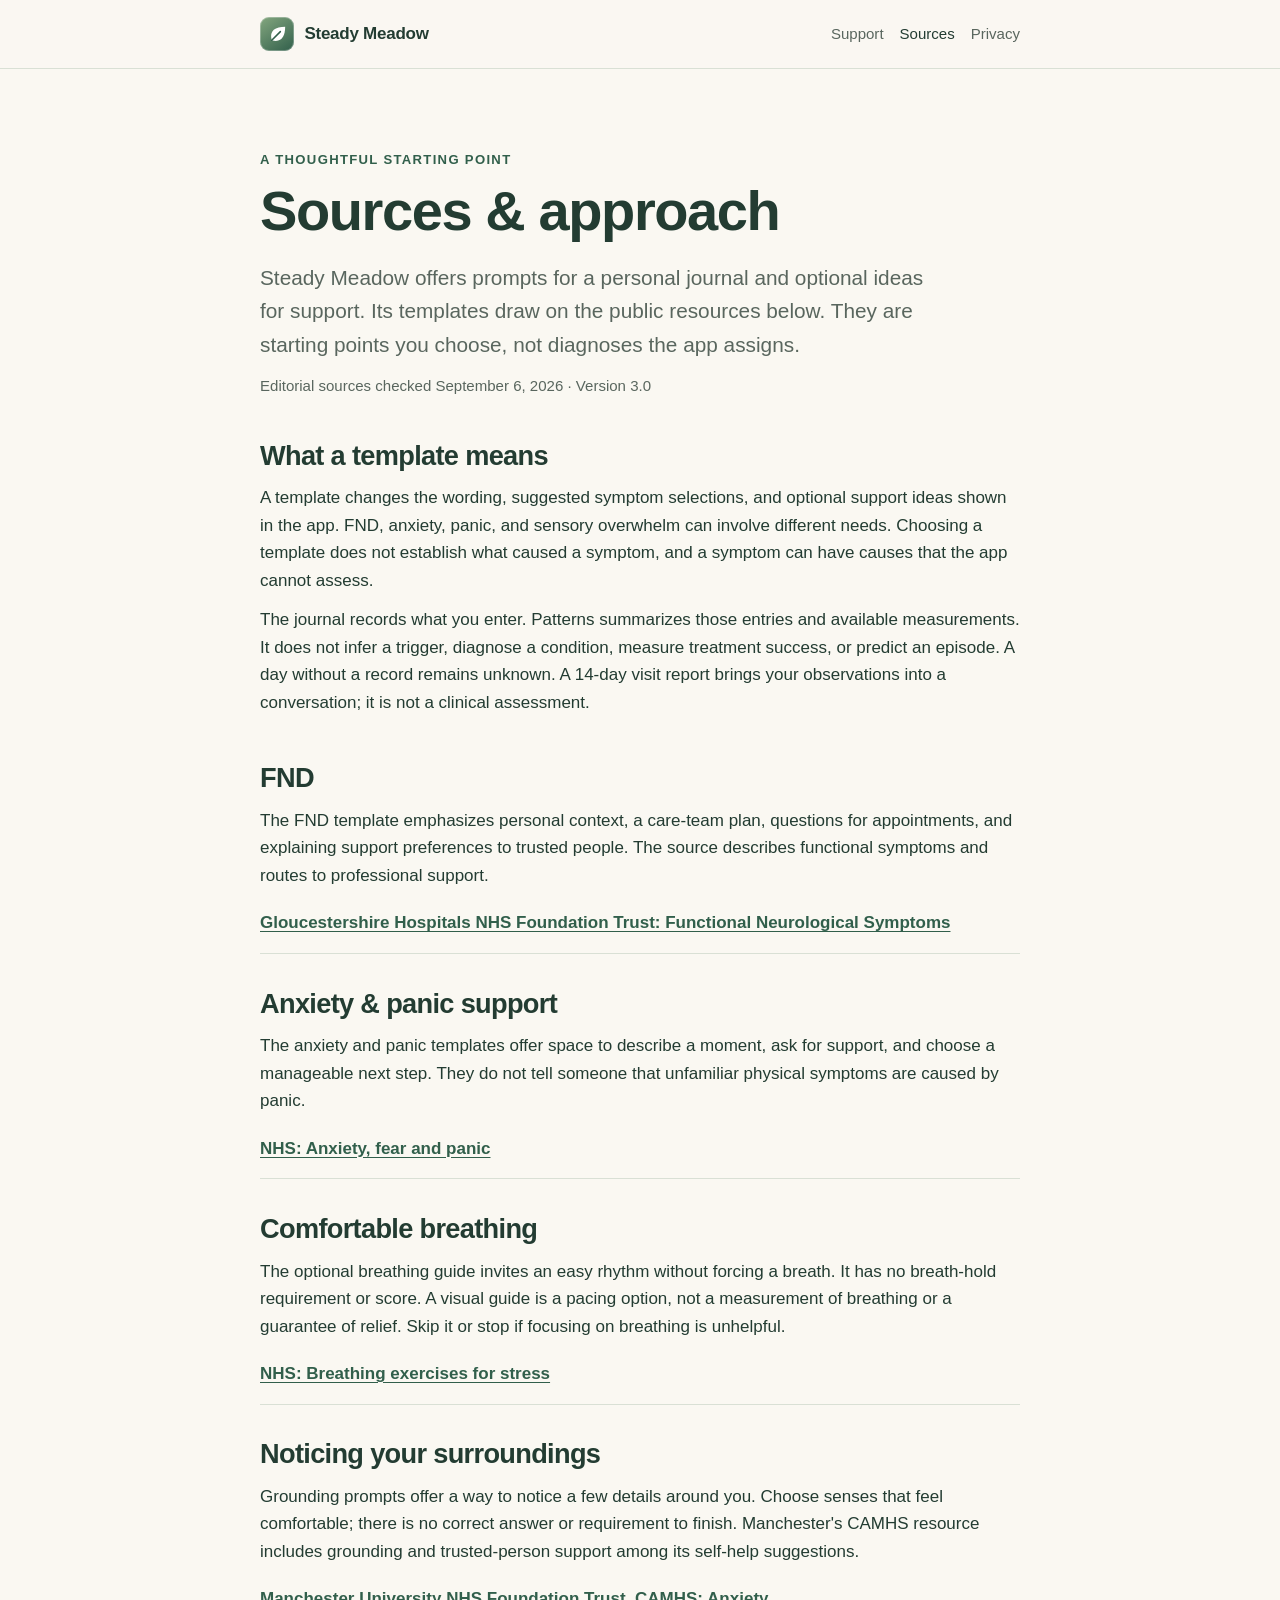
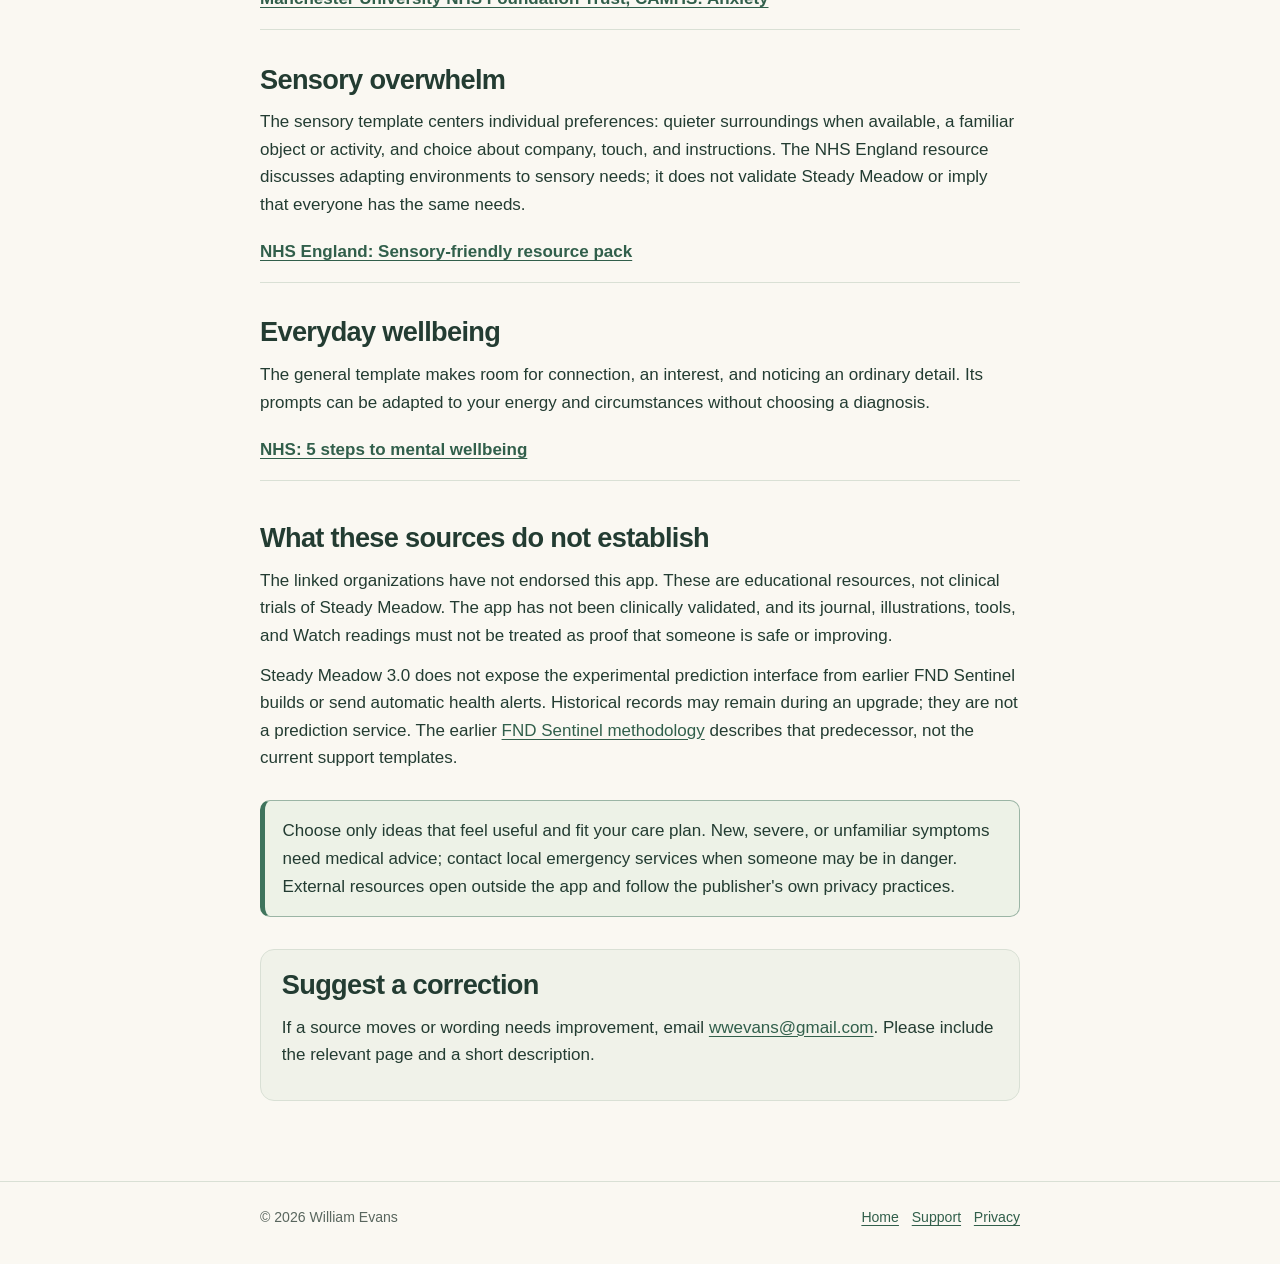
<file: meadow/sources.html>
<!doctype html>
<html lang="en-US">
<head>
  <meta charset="utf-8">
  <meta name="viewport" content="width=device-width, initial-scale=1">
  <meta name="description" content="The NHS and hospital sources informing Steady Meadow's optional support templates, with a clear explanation of what the app does and does not infer.">
  <meta name="theme-color" content="#faf8f2" media="(prefers-color-scheme: light)">
  <meta name="theme-color" content="#18241f" media="(prefers-color-scheme: dark)">
  <title>Sources &amp; approach — Steady Meadow</title>
  <link rel="stylesheet" href="styles.css">
</head>
<body>
  <a class="skip-link" href="#main">Skip to content</a>
  <header class="site-header"><div class="header-inner">
    <a class="brand" href="index.html"><span class="brand-mark" aria-hidden="true"><svg viewBox="0 0 24 24" fill="none"><path d="M6 18C3 8 10 4 20 4c0 10-4 17-14 14Z" fill="currentColor"/><path d="m6 18 9-9" stroke="#315f4b" stroke-width="1.6" stroke-linecap="round"/></svg></span><span>Steady Meadow</span></a>
    <nav aria-label="Primary"><a href="support.html">Support</a><a href="sources.html" aria-current="page">Sources</a><a href="privacy.html">Privacy</a></nav>
  </div></header>

  <main id="main">
    <p class="eyebrow">A thoughtful starting point</p>
    <h1 class="page-title">Sources &amp; approach</h1>
    <p class="lede">Steady Meadow offers prompts for a personal journal and optional ideas for support. Its templates draw on the public resources below. They are starting points you choose, not diagnoses the app assigns.</p>
    <p class="meta">Editorial sources checked September 6, 2026 · Version 3.0</p>

    <h2>What a template means</h2>
    <p>A template changes the wording, suggested symptom selections, and optional support ideas shown in the app. FND, anxiety, panic, and sensory overwhelm can involve different needs. Choosing a template does not establish what caused a symptom, and a symptom can have causes that the app cannot assess.</p>
    <p>The journal records what you enter. Patterns summarizes those entries and available measurements. It does not infer a trigger, diagnose a condition, measure treatment success, or predict an episode. A day without a record remains unknown. A 14-day visit report brings your observations into a conversation; it is not a clinical assessment.</p>

    <section class="source-entry" aria-labelledby="fnd-source"><h2 id="fnd-source">FND</h2><p>The FND template emphasizes personal context, a care-team plan, questions for appointments, and explaining support preferences to trusted people. The source describes functional symptoms and routes to professional support.</p><a class="text-link" href="https://www.gloshospitals.nhs.uk/your-visit/patient-information-leaflets/functional-neurological-symptoms/" rel="noreferrer">Gloucestershire Hospitals NHS Foundation Trust: Functional Neurological Symptoms</a></section>

    <section class="source-entry" aria-labelledby="anxiety-source"><h2 id="anxiety-source">Anxiety &amp; panic support</h2><p>The anxiety and panic templates offer space to describe a moment, ask for support, and choose a manageable next step. They do not tell someone that unfamiliar physical symptoms are caused by panic.</p><a class="text-link" href="https://www.nhs.uk/mental-health/feelings-symptoms-behaviours/feelings-and-symptoms/anxiety-fear-panic/" rel="noreferrer">NHS: Anxiety, fear and panic</a></section>

    <section class="source-entry" aria-labelledby="breathing-source"><h2 id="breathing-source">Comfortable breathing</h2><p>The optional breathing guide invites an easy rhythm without forcing a breath. It has no breath-hold requirement or score. A visual guide is a pacing option, not a measurement of breathing or a guarantee of relief. Skip it or stop if focusing on breathing is unhelpful.</p><a class="text-link" href="https://www.nhs.uk/mental-health/self-help/guides-tools-and-activities/breathing-exercises-for-stress/" rel="noreferrer">NHS: Breathing exercises for stress</a></section>

    <section class="source-entry" aria-labelledby="grounding-source"><h2 id="grounding-source">Noticing your surroundings</h2><p>Grounding prompts offer a way to notice a few details around you. Choose senses that feel comfortable; there is no correct answer or requirement to finish. Manchester's CAMHS resource includes grounding and trusted-person support among its self-help suggestions.</p><a class="text-link" href="https://mft.nhs.uk/camhs/advice/anxiety/" rel="noreferrer">Manchester University NHS Foundation Trust, CAMHS: Anxiety</a></section>

    <section class="source-entry" aria-labelledby="sensory-source"><h2 id="sensory-source">Sensory overwhelm</h2><p>The sensory template centers individual preferences: quieter surroundings when available, a familiar object or activity, and choice about company, touch, and instructions. The NHS England resource discusses adapting environments to sensory needs; it does not validate Steady Meadow or imply that everyone has the same needs.</p><a class="text-link" href="https://www.england.nhs.uk/long-read/sensory-friendly-resource-pack/" rel="noreferrer">NHS England: Sensory-friendly resource pack</a></section>

    <section class="source-entry" aria-labelledby="wellbeing-source"><h2 id="wellbeing-source">Everyday wellbeing</h2><p>The general template makes room for connection, an interest, and noticing an ordinary detail. Its prompts can be adapted to your energy and circumstances without choosing a diagnosis.</p><a class="text-link" href="https://www.nhs.uk/mental-health/self-help/guides-tools-and-activities/five-steps-to-mental-wellbeing/" rel="noreferrer">NHS: 5 steps to mental wellbeing</a></section>

    <h2>What these sources do not establish</h2>
    <p>The linked organizations have not endorsed this app. These are educational resources, not clinical trials of Steady Meadow. The app has not been clinically validated, and its journal, illustrations, tools, and Watch readings must not be treated as proof that someone is safe or improving.</p>
    <p>Steady Meadow 3.0 does not expose the experimental prediction interface from earlier FND Sentinel builds or send automatic health alerts. Historical records may remain during an upgrade; they are not a prediction service. The earlier <a href="../methodology.html">FND Sentinel methodology</a> describes that predecessor, not the current support templates.</p>
    <div class="notice" role="note"><p>Choose only ideas that feel useful and fit your care plan. New, severe, or unfamiliar symptoms need medical advice; contact local emergency services when someone may be in danger. External resources open outside the app and follow the publisher's own privacy practices.</p></div>
    <section class="contact-box" aria-labelledby="correction-title"><h2 id="correction-title">Suggest a correction</h2><p>If a source moves or wording needs improvement, email <a href="mailto:wwevans@gmail.com?subject=Steady%20Meadow%20sources">wwevans@gmail.com</a>. Please include the relevant page and a short description.</p></section>
  </main>

  <footer class="site-footer"><div class="footer-inner"><p>© 2026 William Evans</p><div class="footer-links"><a href="index.html">Home</a><a href="support.html">Support</a><a href="privacy.html">Privacy</a></div></div></footer>
</body>
</html>
</file>
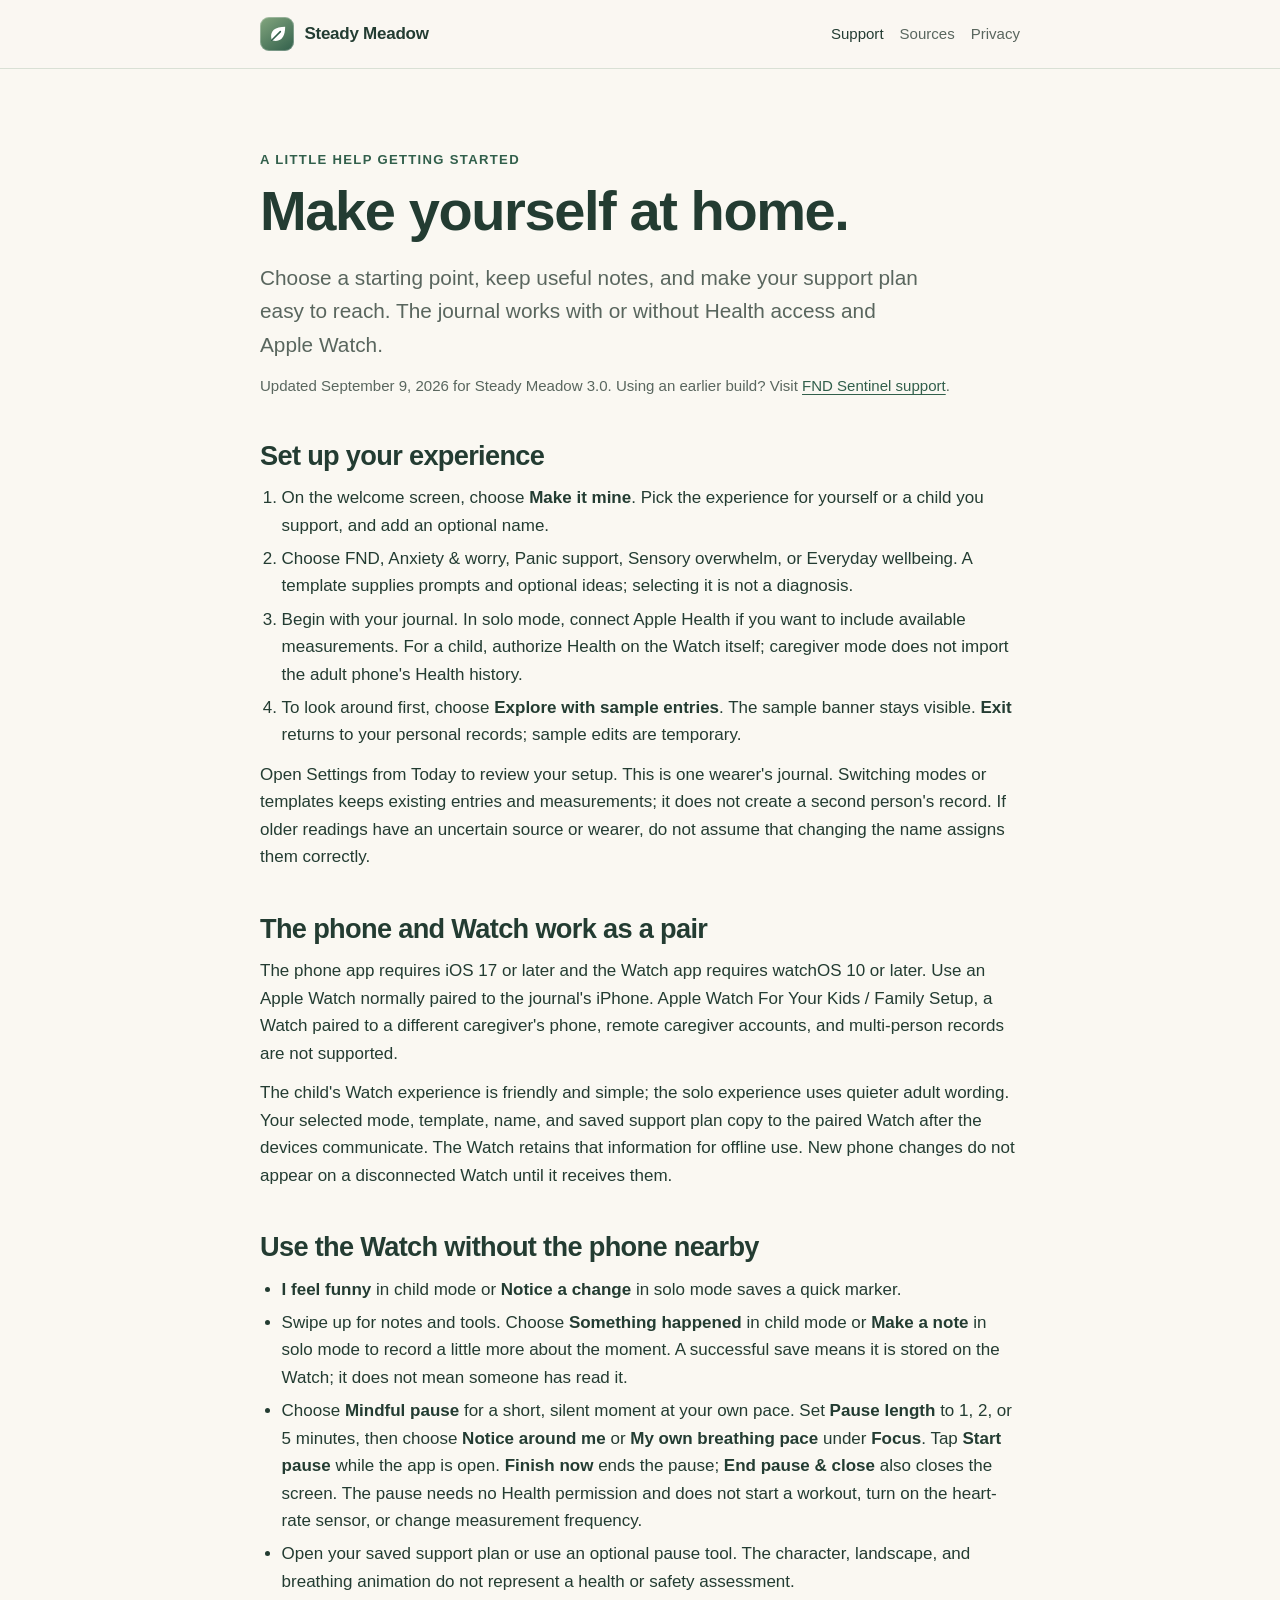
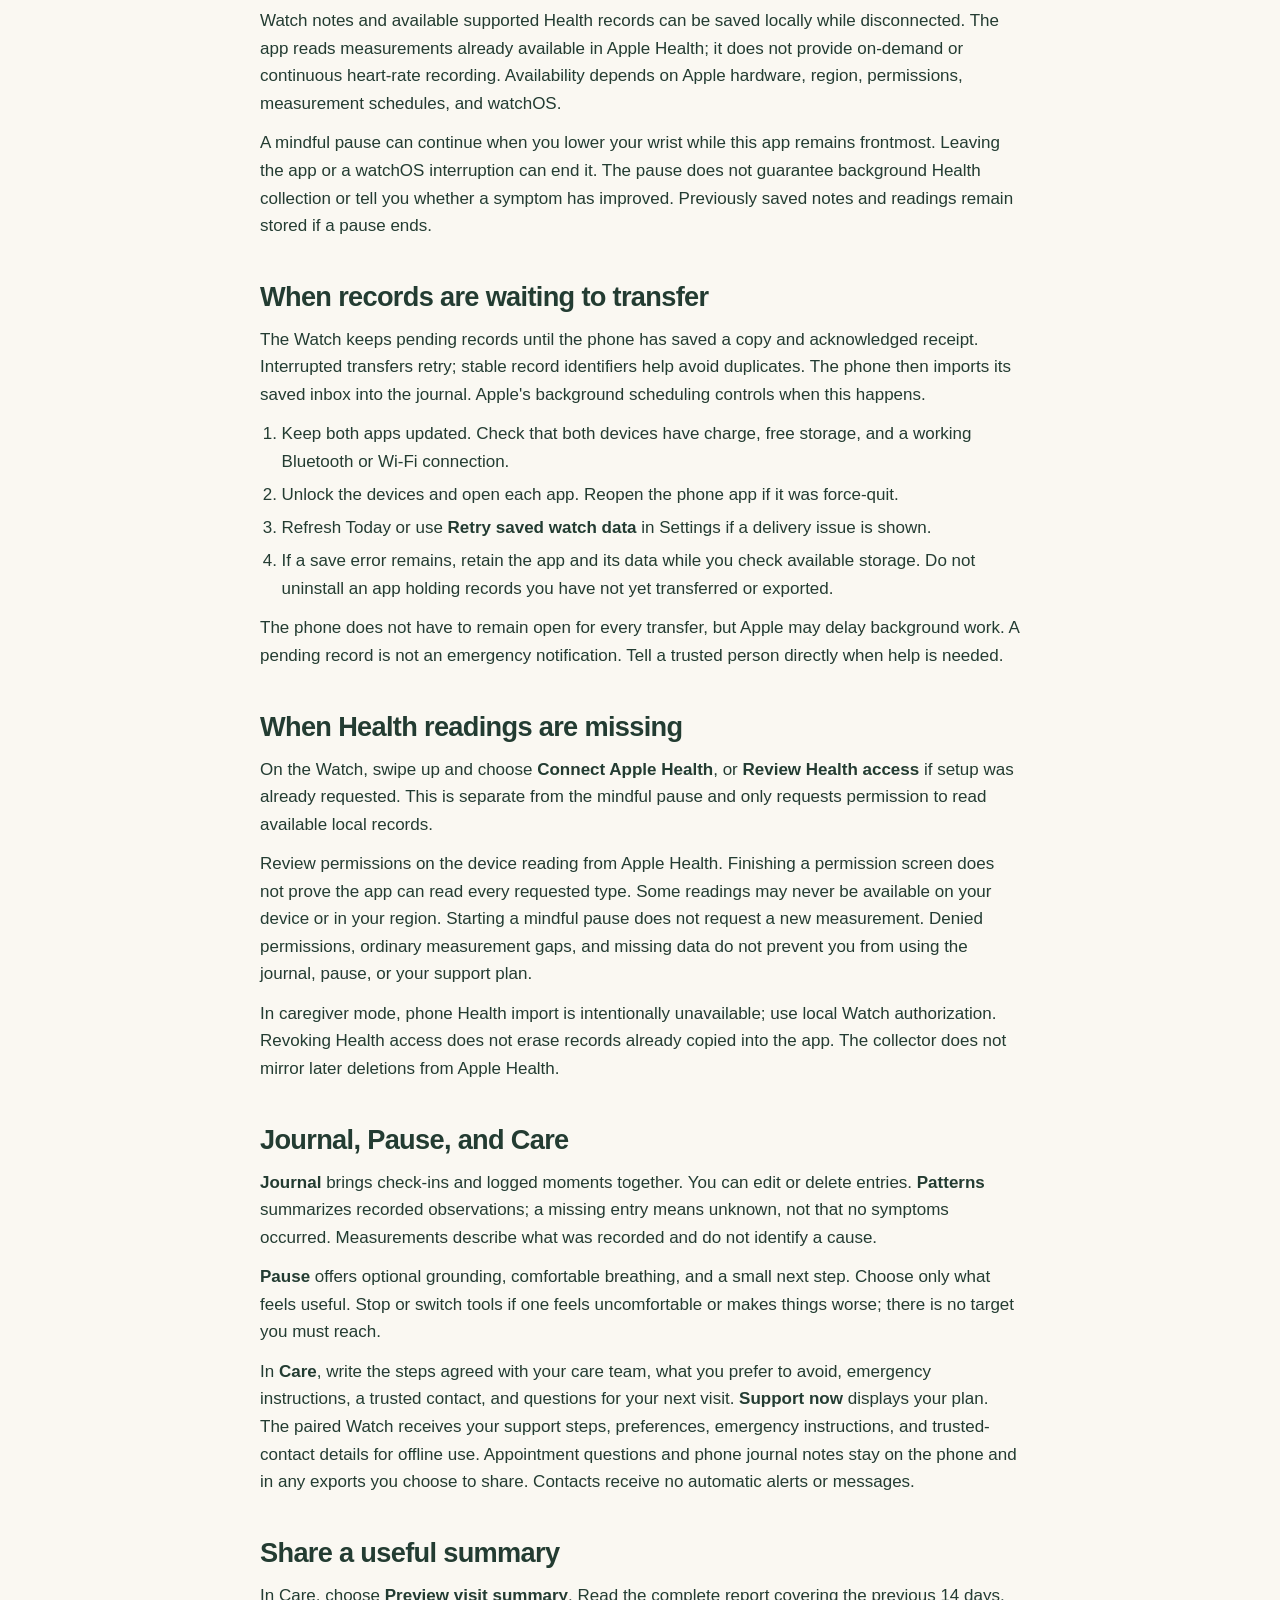
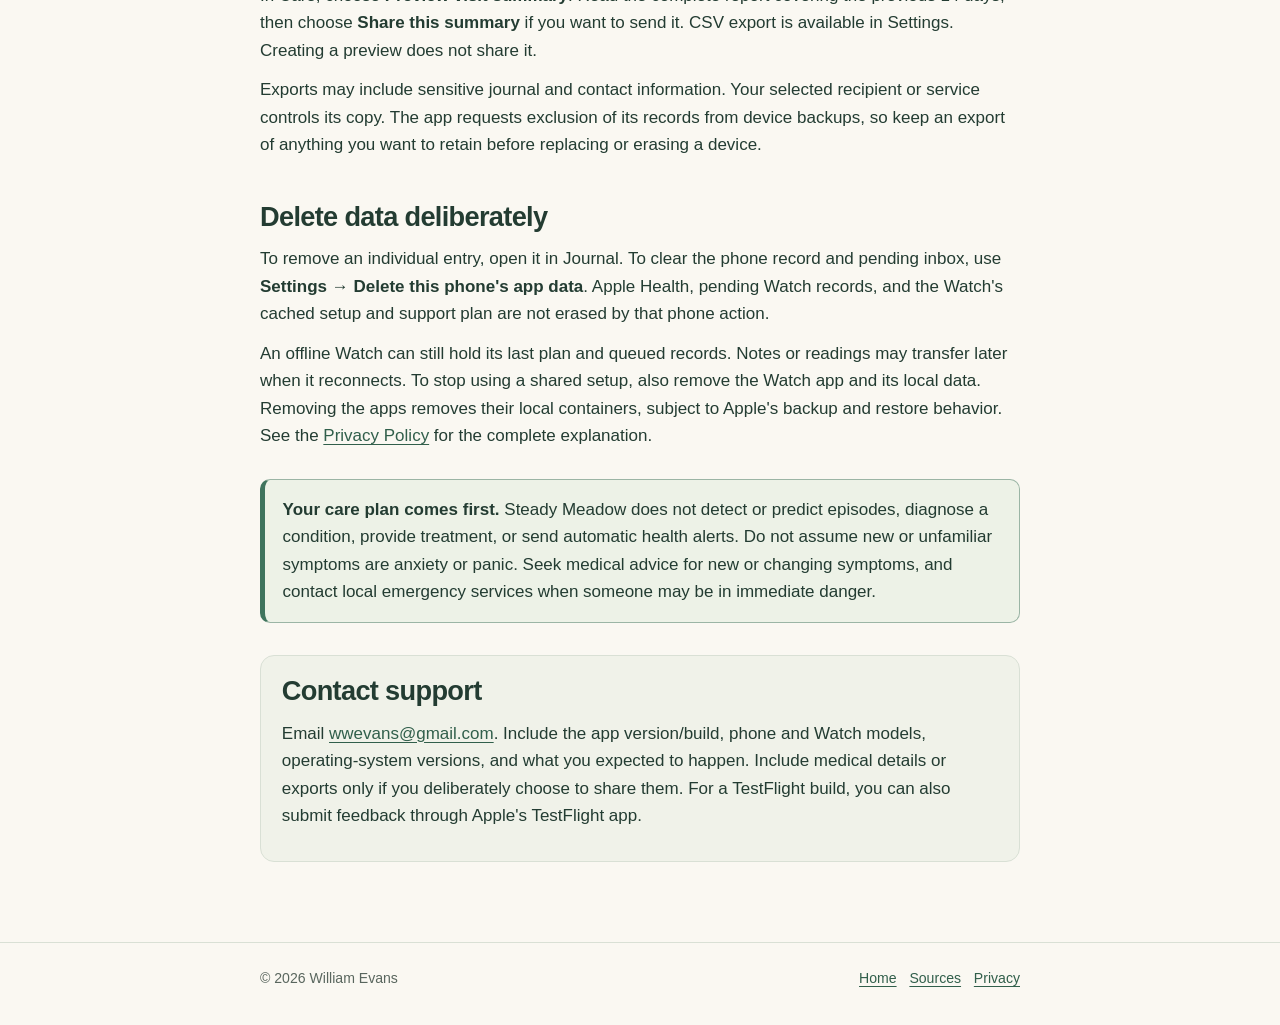
<file: meadow/support.html>
<!doctype html>
<html lang="en-US">
<head>
  <meta charset="utf-8">
  <meta name="viewport" content="width=device-width, initial-scale=1">
  <meta name="description" content="Help with Steady Meadow setup, solo and caregiver modes, offline Watch notes, mindful pauses, personal support plans, Health permissions, and exports.">
  <meta name="theme-color" content="#faf8f2" media="(prefers-color-scheme: light)">
  <meta name="theme-color" content="#18241f" media="(prefers-color-scheme: dark)">
  <title>Support — Steady Meadow</title>
  <link rel="stylesheet" href="styles.css">
</head>
<body>
  <a class="skip-link" href="#main">Skip to content</a>
  <header class="site-header"><div class="header-inner">
    <a class="brand" href="index.html"><span class="brand-mark" aria-hidden="true"><svg viewBox="0 0 24 24" fill="none"><path d="M6 18C3 8 10 4 20 4c0 10-4 17-14 14Z" fill="currentColor"/><path d="m6 18 9-9" stroke="#315f4b" stroke-width="1.6" stroke-linecap="round"/></svg></span><span>Steady Meadow</span></a>
    <nav aria-label="Primary"><a href="support.html" aria-current="page">Support</a><a href="sources.html">Sources</a><a href="privacy.html">Privacy</a></nav>
  </div></header>

  <main id="main">
    <p class="eyebrow">A little help getting started</p>
    <h1 class="page-title">Make yourself at home.</h1>
    <p class="lede">Choose a starting point, keep useful notes, and make your support plan easy to reach. The journal works with or without Health access and Apple Watch.</p>
    <p class="meta">Updated September 9, 2026 for Steady Meadow 3.0. Using an earlier build? Visit <a href="../support.html">FND Sentinel support</a>.</p>

    <h2>Set up your experience</h2>
    <ol>
      <li>On the welcome screen, choose <strong>Make it mine</strong>. Pick the experience for yourself or a child you support, and add an optional name.</li>
      <li>Choose FND, Anxiety &amp; worry, Panic support, Sensory overwhelm, or Everyday wellbeing. A template supplies prompts and optional ideas; selecting it is not a diagnosis.</li>
      <li>Begin with your journal. In solo mode, connect Apple Health if you want to include available measurements. For a child, authorize Health on the Watch itself; caregiver mode does not import the adult phone's Health history.</li>
      <li>To look around first, choose <strong>Explore with sample entries</strong>. The sample banner stays visible. <strong>Exit</strong> returns to your personal records; sample edits are temporary.</li>
    </ol>
    <p>Open Settings from Today to review your setup. This is one wearer's journal. Switching modes or templates keeps existing entries and measurements; it does not create a second person's record. If older readings have an uncertain source or wearer, do not assume that changing the name assigns them correctly.</p>

    <h2>The phone and Watch work as a pair</h2>
    <p>The phone app requires iOS 17 or later and the Watch app requires watchOS 10 or later. Use an Apple Watch normally paired to the journal's iPhone. Apple Watch For Your Kids / Family Setup, a Watch paired to a different caregiver's phone, remote caregiver accounts, and multi-person records are not supported.</p>
    <p>The child's Watch experience is friendly and simple; the solo experience uses quieter adult wording. Your selected mode, template, name, and saved support plan copy to the paired Watch after the devices communicate. The Watch retains that information for offline use. New phone changes do not appear on a disconnected Watch until it receives them.</p>

    <h2>Use the Watch without the phone nearby</h2>
    <ul>
      <li><strong>I feel funny</strong> in child mode or <strong>Notice a change</strong> in solo mode saves a quick marker.</li>
      <li>Swipe up for notes and tools. Choose <strong>Something happened</strong> in child mode or <strong>Make a note</strong> in solo mode to record a little more about the moment. A successful save means it is stored on the Watch; it does not mean someone has read it.</li>
      <li>Choose <strong>Mindful pause</strong> for a short, silent moment at your own pace. Set <strong>Pause length</strong> to 1, 2, or 5 minutes, then choose <strong>Notice around me</strong> or <strong>My own breathing pace</strong> under <strong>Focus</strong>. Tap <strong>Start pause</strong> while the app is open. <strong>Finish now</strong> ends the pause; <strong>End pause &amp; close</strong> also closes the screen. The pause needs no Health permission and does not start a workout, turn on the heart-rate sensor, or change measurement frequency.</li>
      <li>Open your saved support plan or use an optional pause tool. The character, landscape, and breathing animation do not represent a health or safety assessment.</li>
    </ul>
    <p>Watch notes and available supported Health records can be saved locally while disconnected. The app reads measurements already available in Apple Health; it does not provide on-demand or continuous heart-rate recording. Availability depends on Apple hardware, region, permissions, measurement schedules, and watchOS.</p>
    <p>A mindful pause can continue when you lower your wrist while this app remains frontmost. Leaving the app or a watchOS interruption can end it. The pause does not guarantee background Health collection or tell you whether a symptom has improved. Previously saved notes and readings remain stored if a pause ends.</p>

    <h2>When records are waiting to transfer</h2>
    <p>The Watch keeps pending records until the phone has saved a copy and acknowledged receipt. Interrupted transfers retry; stable record identifiers help avoid duplicates. The phone then imports its saved inbox into the journal. Apple's background scheduling controls when this happens.</p>
    <ol>
      <li>Keep both apps updated. Check that both devices have charge, free storage, and a working Bluetooth or Wi-Fi connection.</li>
      <li>Unlock the devices and open each app. Reopen the phone app if it was force-quit.</li>
      <li>Refresh Today or use <strong>Retry saved watch data</strong> in Settings if a delivery issue is shown.</li>
      <li>If a save error remains, retain the app and its data while you check available storage. Do not uninstall an app holding records you have not yet transferred or exported.</li>
    </ol>
    <p>The phone does not have to remain open for every transfer, but Apple may delay background work. A pending record is not an emergency notification. Tell a trusted person directly when help is needed.</p>

    <h2>When Health readings are missing</h2>
    <p>On the Watch, swipe up and choose <strong>Connect Apple Health</strong>, or <strong>Review Health access</strong> if setup was already requested. This is separate from the mindful pause and only requests permission to read available local records.</p>
    <p>Review permissions on the device reading from Apple Health. Finishing a permission screen does not prove the app can read every requested type. Some readings may never be available on your device or in your region. Starting a mindful pause does not request a new measurement. Denied permissions, ordinary measurement gaps, and missing data do not prevent you from using the journal, pause, or your support plan.</p>
    <p>In caregiver mode, phone Health import is intentionally unavailable; use local Watch authorization. Revoking Health access does not erase records already copied into the app. The collector does not mirror later deletions from Apple Health.</p>

    <h2>Journal, Pause, and Care</h2>
    <p><strong>Journal</strong> brings check-ins and logged moments together. You can edit or delete entries. <strong>Patterns</strong> summarizes recorded observations; a missing entry means unknown, not that no symptoms occurred. Measurements describe what was recorded and do not identify a cause.</p>
    <p><strong>Pause</strong> offers optional grounding, comfortable breathing, and a small next step. Choose only what feels useful. Stop or switch tools if one feels uncomfortable or makes things worse; there is no target you must reach.</p>
    <p>In <strong>Care</strong>, write the steps agreed with your care team, what you prefer to avoid, emergency instructions, a trusted contact, and questions for your next visit. <strong>Support now</strong> displays your plan. The paired Watch receives your support steps, preferences, emergency instructions, and trusted-contact details for offline use. Appointment questions and phone journal notes stay on the phone and in any exports you choose to share. Contacts receive no automatic alerts or messages.</p>

    <h2>Share a useful summary</h2>
    <p>In Care, choose <strong>Preview visit summary</strong>. Read the complete report covering the previous 14 days, then choose <strong>Share this summary</strong> if you want to send it. CSV export is available in Settings. Creating a preview does not share it.</p>
    <p>Exports may include sensitive journal and contact information. Your selected recipient or service controls its copy. The app requests exclusion of its records from device backups, so keep an export of anything you want to retain before replacing or erasing a device.</p>

    <h2>Delete data deliberately</h2>
    <p>To remove an individual entry, open it in Journal. To clear the phone record and pending inbox, use <strong>Settings → Delete this phone's app data</strong>. Apple Health, pending Watch records, and the Watch's cached setup and support plan are not erased by that phone action.</p>
    <p>An offline Watch can still hold its last plan and queued records. Notes or readings may transfer later when it reconnects. To stop using a shared setup, also remove the Watch app and its local data. Removing the apps removes their local containers, subject to Apple's backup and restore behavior. See the <a href="privacy.html">Privacy Policy</a> for the complete explanation.</p>

    <div class="notice" role="note"><p><strong>Your care plan comes first.</strong> Steady Meadow does not detect or predict episodes, diagnose a condition, provide treatment, or send automatic health alerts. Do not assume new or unfamiliar symptoms are anxiety or panic. Seek medical advice for new or changing symptoms, and contact local emergency services when someone may be in immediate danger.</p></div>

    <section class="contact-box" aria-labelledby="contact-title"><h2 id="contact-title">Contact support</h2><p>Email <a href="mailto:wwevans@gmail.com?subject=Steady%20Meadow%20support">wwevans@gmail.com</a>. Include the app version/build, phone and Watch models, operating-system versions, and what you expected to happen. Include medical details or exports only if you deliberately choose to share them. For a TestFlight build, you can also submit feedback through Apple's TestFlight app.</p></section>
  </main>

  <footer class="site-footer"><div class="footer-inner"><p>© 2026 William Evans</p><div class="footer-links"><a href="index.html">Home</a><a href="sources.html">Sources</a><a href="privacy.html">Privacy</a></div></div></footer>
</body>
</html>
</file>
<file: styles.css>
:root {
  color-scheme: light dark;
  --accent: #0aa69f;
  --accent-strong: #087d79;
  --ink: #19202a;
  --muted: #5f6977;
  --surface: #ffffff;
  --surface-raised: #f5f7fa;
  --line: #dce1e8;
  --warning: #eafaf8;
  --max-width: 760px;
  font-family: -apple-system, BlinkMacSystemFont, "SF Pro Text", "Segoe UI", sans-serif;
  font-synthesis: none;
}

* { box-sizing: border-box; }
html { scroll-behavior: smooth; }
body {
  margin: 0;
  background: var(--surface);
  color: var(--ink);
  font-size: 17px;
  line-height: 1.62;
}

a { color: var(--accent-strong); text-underline-offset: 0.18em; }
a:hover { text-decoration-thickness: 2px; }
a:focus-visible,
button:focus-visible {
  outline: 3px solid var(--accent);
  outline-offset: 3px;
  border-radius: 4px;
}

.skip-link {
  position: absolute;
  left: 1rem;
  top: -5rem;
  z-index: 10;
  padding: 0.6rem 0.85rem;
  border-radius: 0 0 8px 8px;
  background: var(--ink);
  color: var(--surface);
}
.skip-link:focus { top: 0; }

.site-header {
  border-bottom: 1px solid var(--line);
  background: color-mix(in srgb, var(--surface) 92%, transparent);
}
.header-inner,
main,
.footer-inner {
  width: min(100% - 2.5rem, var(--max-width));
  margin-inline: auto;
}
.header-inner {
  display: flex;
  align-items: center;
  justify-content: space-between;
  gap: 1rem;
  min-height: 68px;
}
.brand {
  display: inline-flex;
  align-items: center;
  gap: 0.65rem;
  color: var(--ink);
  font-weight: 750;
  text-decoration: none;
  letter-spacing: -0.015em;
}
.brand-mark {
  display: grid;
  place-items: center;
  width: 34px;
  height: 34px;
  border-radius: 9px;
  background: linear-gradient(145deg, #46e2d5, #087d79);
  color: #fff;
  font-size: 19px;
  line-height: 1;
  box-shadow: inset 0 0 0 1px rgb(255 255 255 / 0.28);
}
nav { display: flex; gap: 1rem; font-size: 0.94rem; }
nav a { color: var(--muted); text-decoration: none; }
nav a[aria-current="page"], nav a:hover { color: var(--ink); }

main { padding-block: clamp(2.5rem, 7vw, 5rem) 5rem; }
.hero { padding-block: clamp(1rem, 4vw, 3rem); }
.eyebrow {
  margin: 0 0 0.45rem;
  color: var(--accent-strong);
  font-size: 0.82rem;
  font-weight: 750;
  letter-spacing: 0.1em;
  text-transform: uppercase;
}
h1, h2, h3 { line-height: 1.2; letter-spacing: -0.025em; }
h1 { max-width: 690px; margin: 0 0 1rem; font-size: clamp(2.25rem, 7vw, 4.25rem); }
.page-title { font-size: clamp(2.15rem, 6vw, 3.5rem); }
h2 { margin: 2.6rem 0 0.7rem; font-size: clamp(1.35rem, 3vw, 1.7rem); }
h3 { margin: 1.6rem 0 0.4rem; }
p, ul, ol { margin-block: 0.75rem; }
ul, ol { padding-left: 1.35rem; }
li + li { margin-top: 0.35rem; }
.lede { max-width: 670px; color: var(--muted); font-size: clamp(1.08rem, 2.7vw, 1.3rem); }
.meta { color: var(--muted); font-size: 0.94rem; }

.card-grid {
  display: grid;
  grid-template-columns: repeat(2, minmax(0, 1fr));
  gap: 1rem;
  margin-top: 2rem;
}
.card {
  display: block;
  min-height: 190px;
  padding: 1.35rem;
  border: 1px solid var(--line);
  border-radius: 18px;
  background: var(--surface-raised);
  color: var(--ink);
  text-decoration: none;
}
.card:hover { border-color: var(--accent); transform: translateY(-1px); }
.card h2 { margin: 0.7rem 0 0.35rem; }
.card p { color: var(--muted); }
.card-icon { color: var(--accent-strong); font-size: 1.35rem; }

.notice {
  margin: 1.8rem 0;
  padding: 1rem 1.1rem;
  border: 1px solid color-mix(in srgb, var(--accent) 40%, var(--line));
  border-left: 5px solid var(--accent);
  border-radius: 10px;
  background: var(--warning);
  color: #123d3a;
}
.notice p { margin: 0; }
.contact-box {
  margin-top: 2rem;
  padding: 1.2rem 1.3rem;
  border-radius: 14px;
  background: var(--surface-raised);
  border: 1px solid var(--line);
}
.contact-box h2 { margin-top: 0; }

.site-footer { border-top: 1px solid var(--line); }
.footer-inner {
  display: flex;
  justify-content: space-between;
  gap: 1rem;
  padding-block: 1.5rem 2.2rem;
  color: var(--muted);
  font-size: 0.88rem;
}
.footer-inner p { margin: 0; }
.footer-links { display: flex; flex-wrap: wrap; gap: 0.8rem; }

@media (max-width: 620px) {
  body { font-size: 16px; }
  .header-inner { align-items: flex-start; flex-direction: column; padding-block: 0.8rem; }
  nav { width: 100%; justify-content: space-between; }
  .card-grid { grid-template-columns: 1fr; }
  .footer-inner { flex-direction: column; }
}

@media (prefers-color-scheme: dark) {
  :root {
    --accent: #36d8cb;
    --accent-strong: #77eee4;
    --ink: #f2f4f7;
    --muted: #abb4c0;
    --surface: #101319;
    --surface-raised: #191e26;
    --line: #303844;
    --warning: #102c2b;
  }
  .notice { color: #d3fbf7; }
}

@media (prefers-reduced-motion: reduce) {
  html { scroll-behavior: auto; }
  *, *::before, *::after { transition: none !important; }
}

@media print {
  .site-header, .site-footer, .skip-link { display: none; }
  main { width: 100%; padding: 0; }
  body { color: #000; background: #fff; font-size: 11pt; }
  a { color: #000; }
}

.hero-lockup {
  display: grid;
  grid-template-columns: 112px 1fr;
  gap: 1.4rem;
  align-items: center;
}
.app-icon {
  width: 112px;
  height: 112px;
  border-radius: 25%;
  box-shadow: 0 14px 40px rgb(4 36 54 / 0.22);
}
@media (max-width: 620px) {
  .hero-lockup { grid-template-columns: 76px 1fr; gap: 1rem; }
  .app-icon { width: 76px; height: 76px; }
}
</file>
<file: meadow/styles.css>
@import url("../styles.css");

:root {
  --accent: #3f745d;
  --accent-strong: #315f4b;
  --ink: #233c32;
  --muted: #59665e;
  --surface: #faf8f2;
  --surface-raised: #f0f2e9;
  --line: #d9e0d5;
  --warning: #edf2e7;
}

.brand-mark { background: linear-gradient(145deg, #84a77f, #315f4b); }
.brand-mark svg { width: 23px; height: 23px; }
.hero { padding-top: 0.5rem; }
.hero h1 { max-width: 680px; }
.hero .lede { max-width: 590px; }
.version-tag {
  display: inline-block;
  margin-bottom: 1.3rem;
  padding: 0.32rem 0.75rem;
  border: 1px solid var(--line);
  border-radius: 100px;
  color: var(--muted);
  font-size: 0.8rem;
  font-weight: 650;
}
.meadow-scene {
  position: relative;
  height: 180px;
  margin: 2rem 0 1.5rem;
  overflow: hidden;
  border-radius: 28px;
  background: linear-gradient(180deg, #f1deba 0%, #f5e9d5 70%);
}
.meadow-scene::before {
  content: "";
  position: absolute;
  width: 96px;
  height: 96px;
  top: 29px;
  right: 20%;
  border-radius: 50%;
  background: #dfab70;
}
.meadow-scene::after {
  content: "";
  position: absolute;
  width: 115%;
  height: 210px;
  left: -12%;
  top: 106px;
  border-radius: 50%;
  background: #a2b394;
  box-shadow: 210px 15px 0 15px #66816a, 450px 48px 0 20px #476b53;
  transform: rotate(-5deg);
}
.mode-grid { display: grid; grid-template-columns: repeat(2, minmax(0, 1fr)); gap: 1rem; }
.mode-panel { padding: 1.35rem; border: 1px solid var(--line); border-radius: 20px; background: var(--surface-raised); }
.mode-panel h2 { margin-top: 0; }
.mode-panel p { margin-bottom: 0; }
.template-list { display: flex; flex-wrap: wrap; gap: 0.5rem; list-style: none; padding: 0; margin-top: 1rem; }
.template-list li { margin: 0; padding: 0.35rem 0.8rem; border: 1px solid var(--line); border-radius: 100px; font-size: 0.94rem; }
.source-entry { padding-block: 0.3rem 1rem; border-bottom: 1px solid var(--line); }
.source-entry h2 { margin-top: 1.8rem; }
.source-entry:last-of-type { border-bottom: 0; }
.text-link { display: inline-block; font-weight: 650; margin-top: 0.5rem; }
.notice { color: var(--ink); }
@media (max-width: 620px) {
  .mode-grid { grid-template-columns: 1fr; }
  .meadow-scene { height: 150px; border-radius: 22px; }
  .meadow-scene::before { right: 16%; width: 80px; height: 80px; }
  .meadow-scene::after { top: 93px; }
}
@media (prefers-color-scheme: dark) {
  :root {
    --accent: #a6c4a1;
    --accent-strong: #b2d3b5;
    --ink: #e7ece4;
    --muted: #b0baae;
    --surface: #18241f;
    --surface-raised: #233229;
    --line: #415246;
    --warning: #293b2d;
  }
  .meadow-scene { background: linear-gradient(180deg, #494136, #716047); }
  .meadow-scene::before { background: #d2a774; }
  .meadow-scene::after { background: #62795b; box-shadow: 210px 15px 0 15px #435d47, 450px 48px 0 20px #304d39; }
}
@media print { .meadow-scene { display: none; } .mode-grid { display: block; } }
</file>
